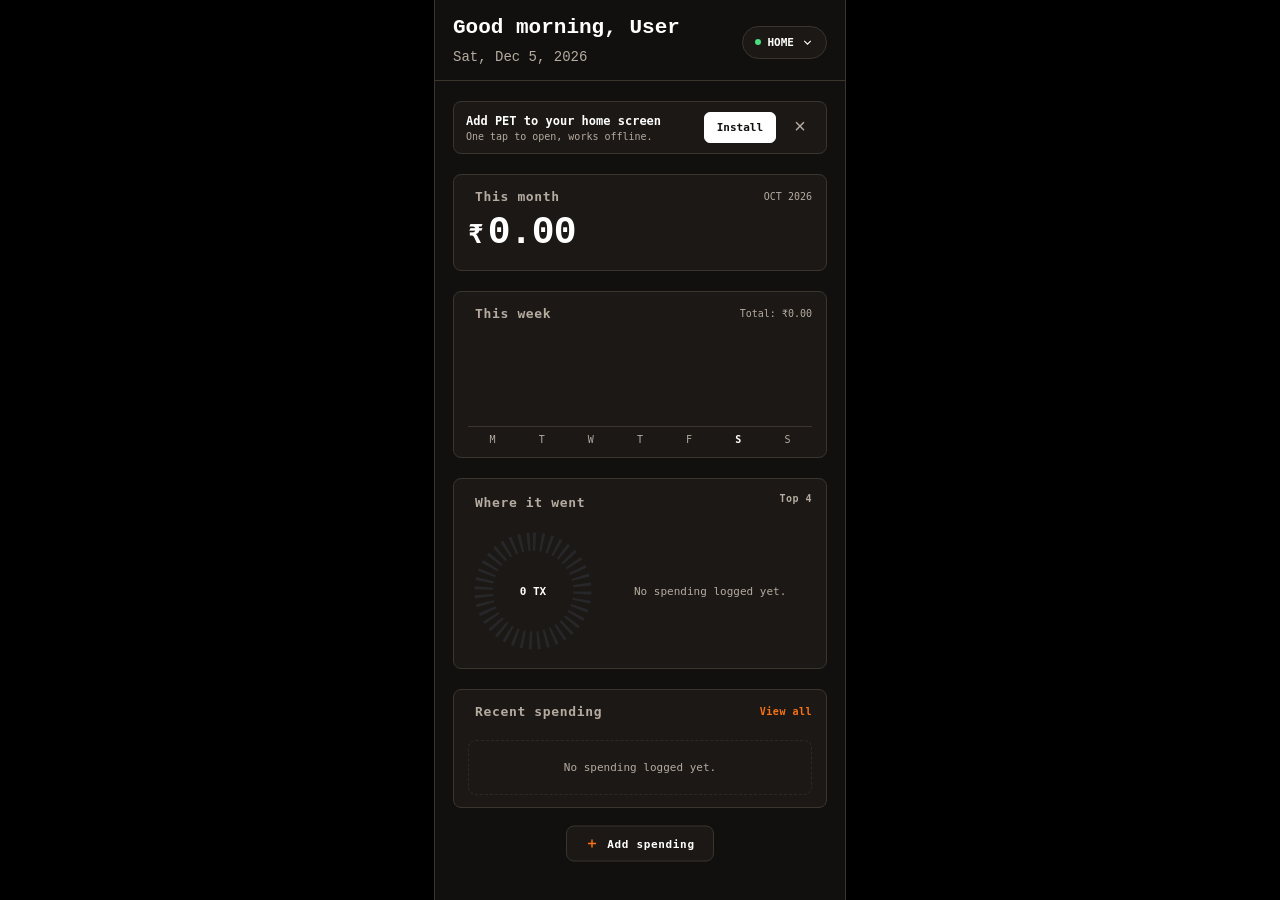
<file: index.html>
<!DOCTYPE html>
<!-- Just to bypass the root problem cus now i can live test by hitting Go Live instead of opening each folder -->
<html lang="en">
<head>
  <meta charset="UTF-8" />
  <meta http-equiv="refresh" content="0; url=pages/home/home.html" />
  <title>Redirecting</title>
  <link rel="icon" type="image/x-icon" href="./icons/favicon.ico">
  <link rel="icon" type="image/png" sizes="32x32" href="./icons/favicon-32x32.png">
  <link rel="icon" type="image/png" sizes="16x16" href="./icons/favicon-16x16.png">
  <link rel="apple-touch-icon" href="./icons/apple-touch-icon.png">
  <link rel="manifest" href="./manifest.webmanifest">
  <meta name="theme-color" content="#0b0c10">
  <meta name="mobile-web-app-capable" content="yes">
  <meta name="apple-mobile-web-app-capable" content="yes">
  <meta name="apple-mobile-web-app-title" content="PET">
  <meta name="apple-mobile-web-app-status-bar-style" content="black-translucent">
</head>
<body>
</body>
</html>
</file>
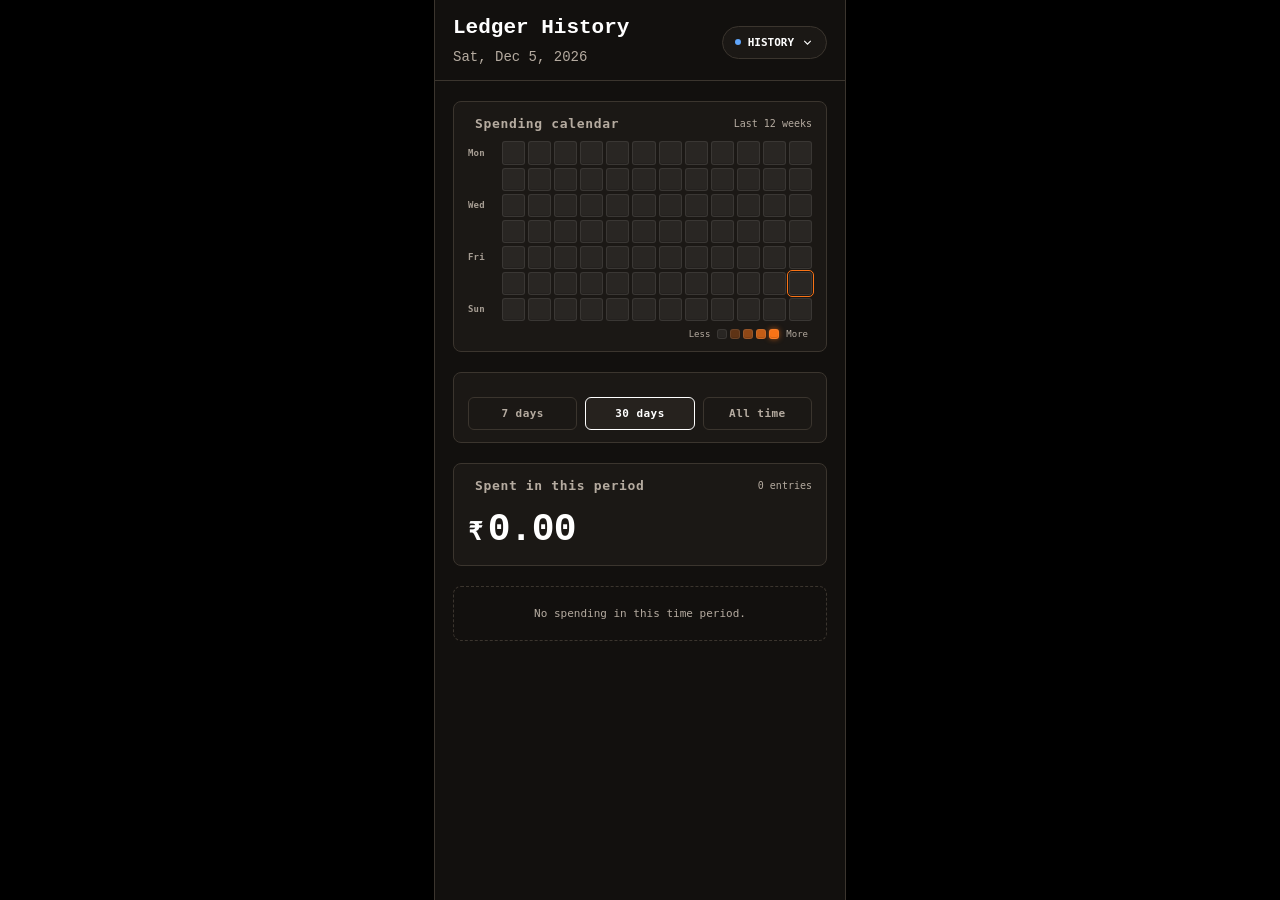
<file: pages/history/history.html>
<!DOCTYPE html>
<html lang="en">
<head>
  <meta charset="UTF-8" />
  <meta name="viewport" content="width=device-width, initial-scale=1.0, maximum-scale=1.0, user-scalable=no" />
  <title>Ledger History</title>
  <link rel="stylesheet" href="../../shared/css/global.css" />
  <link rel="stylesheet" href="../../shared/css/themes.css" />
  <link rel="stylesheet" href="./history.css" />
  <link rel="icon" type="image/x-icon" href="../../icons/favicon.ico">
  <link rel="icon" type="image/png" sizes="32x32" href="../../icons/favicon-32x32.png">
  <link rel="icon" type="image/png" sizes="16x16" href="../../icons/favicon-16x16.png">
  <link rel="apple-touch-icon" href="../../icons/apple-touch-icon.png">
  <link rel="manifest" href="../../manifest.webmanifest">
  <meta name="theme-color" content="#0b0c10">
  <meta name="mobile-web-app-capable" content="yes">
  <meta name="apple-mobile-web-app-capable" content="yes">
  <meta name="apple-mobile-web-app-title" content="PET">
  <meta name="apple-mobile-web-app-status-bar-style" content="black-translucent">
</head>
<body class="page-history">

  <div class="App_Shell">

    <div class="Screen_Mask" id="screen-mask"></div>

    <header class="Top_Header">
      <div>
        <div class="Greeting_Text">Ledger History</div>
        <div class="Date_Text" id="date-box">--</div>
      </div>

      <!-- Capsule Nav (identical to Dashboard) -->
      <div class="Capsule_Nav" id="capsule-wrap">
        <div class="Capsule_Btn" id="capsule-btn">
          <span class="Capsule_Dot"></span>
          <span class="Capsule_Label">History</span>
          <svg class="Capsule_Arrow" viewBox="0 0 24 24" fill="none">
            <polyline points="6 9 12 15 18 9"></polyline>
          </svg>
        </div>
        <nav class="Capsule_Menu">
          <a href="../home/home.html" class="Menu_Link Home_Style">
            <svg viewBox="0 0 24 24" fill="none" stroke="currentColor" stroke-width="2"><path d="M3 9l9-7 9 7v11a2 2 0 0 1-2 2H5a2 2 0 0 1-2-2z"></path></svg>
            Dashboard
          </a>
          <a href="history.html" class="Menu_Link History_Style Is_Active">
            <svg viewBox="0 0 24 24" fill="none" stroke="currentColor" stroke-width="2"><line x1="8" y1="6" x2="21" y2="6"></line><line x1="8" y1="12" x2="21" y2="12"></line><line x1="8" y1="18" x2="21" y2="18"></line><line x1="3" y1="6" x2="3.01" y2="6"></line></svg>
            History
          </a>
          <a href="../preferences/preferences.html" class="Menu_Link Preferences_Style">
            <svg viewBox="0 0 24 24" fill="none" stroke="currentColor" stroke-width="2"><circle cx="12" cy="12" r="3"></circle><path d="M19.4 15a1.65 1.65 0 0 0 .33 1.82l.06.06a2 2 0 0 1 0 2.83 2 2 0 0 1-2.83 0l-.06-.06a1.65 1.65 0 0 0-1.82-.33 1.65 1.65 0 0 0-1 1.51V21a2 2 0 0 1-2 2 2 2 0 0 1-2-2v-.09A1.65 1.65 0 0 0 9 19.4a1.65 1.65 0 0 0-1.82.33l-.06.06a2 2 0 0 1-2.83 0 2 2 0 0 1 0-2.83l.06-.06a1.65 1.65 0 0 0 .33-1.82 1.65 1.65 0 0 0-1.51-1H3a2 2 0 0 1-2-2 2 2 0 0 1 2-2h.09A1.65 1.65 0 0 0 4.6 9a1.65 1.65 0 0 0-.33-1.82l-.06-.06a2 2 0 0 1 0-2.83 2 2 0 0 1 2.83 0l.06.06a1.65 1.65 0 0 0 1.82.33H9a1.65 1.65 0 0 0 1-1.51V3a2 2 0 0 1 2-2 2 2 0 0 1 2 2v.09a1.65 1.65 0 0 0 1 1.51 1.65 1.65 0 0 0 1.82-.33l.06-.06a2 2 0 0 1 2.83 0 2 2 0 0 1 0 2.83l-.06.06a1.65 1.65 0 0 0-.33 1.82V9a1.65 1.65 0 0 0 1.51 1H21a2 2 0 0 1 2 2 2 2 0 0 1-2 2h-.09a1.65 1.65 0 0 0-1.51 1z"></path></svg>
            Preferences
          </a>
        </nav>
      </div>
    </header>

    <main class="History_Viewport">

      <!-- 1. HEATMAP -->
      <section class="Metric_Card">
        <div class="History_Card_Top_Line">
          <span class="Card_Label">Spending calendar</span>
          <span class="Meta_Tag">Last 12 weeks</span>
        </div>
        <div class="Heatmap_Wrapper">
          <div class="Heatmap_Days_Col" aria-hidden="true">
            <span class="Day_Label">Mon</span>
            <span class="Day_Label Empty_Label"></span>
            <span class="Day_Label">Wed</span>
            <span class="Day_Label Empty_Label"></span>
            <span class="Day_Label">Fri</span>
            <span class="Day_Label Empty_Label"></span>
            <span class="Day_Label">Sun</span>
          </div>

          <div class="Heatmap_Scroll_Container">
            <div id="heatmap_grid" class="Heatmap_Grid"></div>
          </div>
        </div>

        <div class="Heatmap_Legend" aria-hidden="true">
          <span class="Heatmap_Legend_Text">Less</span>
          <span class="Contribution_Cell" data-level="0"></span>
          <span class="Contribution_Cell" data-level="1"></span>
          <span class="Contribution_Cell" data-level="2"></span>
          <span class="Contribution_Cell" data-level="3"></span>
          <span class="Contribution_Cell" data-level="4"></span>
          <span class="Heatmap_Legend_Text">More</span>
        </div>

        <div id="day_inspector" class="Day_Inspector" style="display: none;">
          <div class="Inspector_Header">
            <span id="inspector_date" class="Inspector_Date"></span>
            <span id="inspector_total" class="Inspector_Total"></span>
          </div>
          <div id="inspector_items" class="Inspector_Items_List"></div>
        </div>
      </section>

      <!-- 2. FILTER CARD -->
      <section class="Metric_Card">
        <div class="History_Card_Top_Line">

        </div>

        <div class="Range_Filter_Container">
          <button type="button" class="Filter_Chip" data-range="7">7 days</button>
          <button type="button" class="Filter_Chip Is_Active" data-range="30">30 days</button>
          <button type="button" class="Filter_Chip" data-range="all">All time</button>
        </div>
      </section>

      <!-- 3. PERIOD SPEND CARD -->
      <section class="Metric_Card">
        <div class="History_Card_Top_Line">
          <span class="Card_Label">Spent in this period</span>
          <span class="Meta_Tag" id="history-tx-count">0 entries</span>
        </div>

        <div class="Amount_Display">
          <span class="Currency_Symbol" id="history-currency-symbol">&#8377;</span>
          <span class="Amount_Value" id="history-total-spend">0.00</span>
        </div>
      </section>

      <!-- 4. TIMELINE (populated by history.js) -->
      <div class="Timeline_Container" id="transaction-timeline-container"></div>

    </main>
  </div>

  <!-- UNDO BANNER -->
  <div class="Undo_Notification_Banner" id="undo-notification-banner">
    <span class="Undo_Notification_Text" id="undo-notification-text">Removed</span>
    <button type="button" class="Undo_Notification_Button" id="undo-notification-button">Undo</button>
  </div>

  <!-- TRANSACTION DETAIL BOTTOM SHEET -->
  <div class="Sheet_Backdrop" id="detail-sheet-backdrop"></div>

  <section class="Detail_Sheet" id="detail-sheet">
    <div class="Sheet_Grabber"></div>

    <div class="Sheet_Header">
      <span class="Sheet_Title">Expense details</span>
      <button type="button" class="Sheet_Close_Btn" id="detail-close-btn" aria-label="Close">
        <svg viewBox="0 0 24 24" width="14" height="14" fill="none" stroke="currentColor" stroke-width="2.5" stroke-linecap="round">
          <line x1="18" y1="6" x2="6" y2="18"></line>
          <line x1="6" y1="6" x2="18" y2="18"></line>
        </svg>
      </button>
    </div>

    <div class="Detail_Hero">
      <span class="Detail_Hero_Currency" id="detail-field-amount-symbol">-&#8377;</span>
      <span class="Detail_Hero_Amount" id="detail-field-amount">0.00</span>
    </div>

    <div class="Detail_Field_List">
      <div class="Detail_Field_Row">
        <span class="Field_Label">Category</span>
        <span class="Field_Value Field_Value_With_Dot">
          <span class="Detail_Cat_Dot" id="detail-field-category-dot"></span>
          <span id="detail-field-category">-</span>
        </span>
      </div>
      <div class="Detail_Field_Row">
        <span class="Field_Label">Note</span>
        <span class="Field_Value" id="detail-field-note">-</span>
      </div>
      <div class="Detail_Field_Row">
        <span class="Field_Label">Day</span>
        <span class="Field_Value" id="detail-field-day">-</span>
      </div>
      <div class="Detail_Field_Row">
        <span class="Field_Label">Date</span>
        <span class="Field_Value" id="detail-field-date">-</span>
      </div>
      <div class="Detail_Field_Row">
        <span class="Field_Label">Time</span>
        <span class="Field_Value" id="detail-field-time">-</span>
      </div>
    </div>

    <button type="button" class="Sheet_Delete_Btn" id="detail-delete-btn">Delete expense</button>
  </section>

  <script src="../../shared/js/navbar.js"></script>
  <script src="../../shared/js/app_settings.js"></script>
  <script src="./history.js"></script>
</body>
</html>
</file>
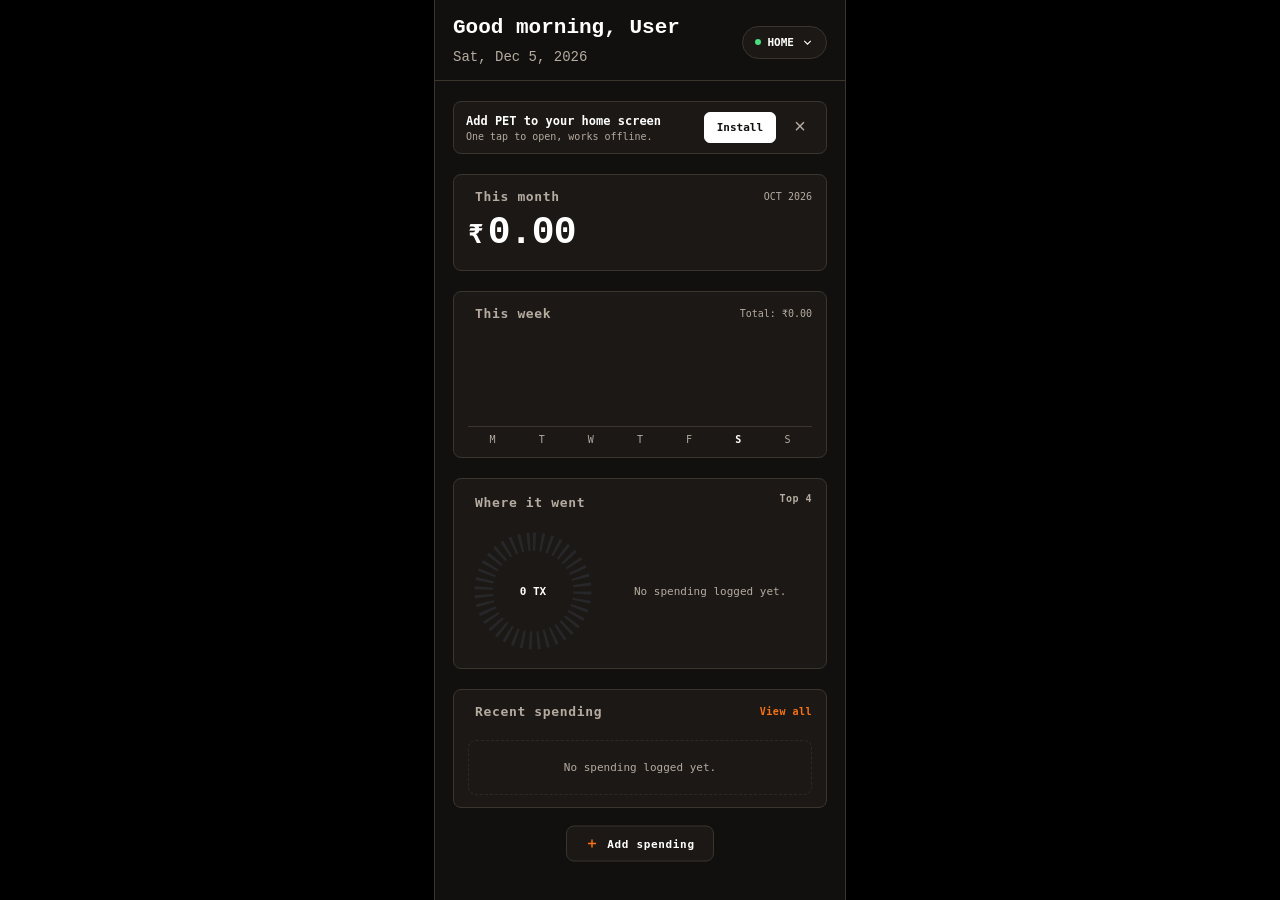
<file: pages/home/home.html>
<!DOCTYPE html>
<html lang="en">
<head>
  <meta charset="UTF-8" />
  <meta name="viewport" content="width=device-width, initial-scale=1.0, maximum-scale=1.0, user-scalable=no" />
  <title>Ledger</title>
  <link rel="stylesheet" href="../../shared/css/global.css" />
  <link rel="stylesheet" href="../../shared/css/themes.css" />
  <link rel="stylesheet" href="./css/home.css" />
  <link rel="icon" type="image/x-icon" href="../../icons/favicon.ico">
  <link rel="icon" type="image/png" sizes="32x32" href="../../icons/favicon-32x32.png">
  <link rel="icon" type="image/png" sizes="16x16" href="../../icons/favicon-16x16.png">
  <link rel="apple-touch-icon" href="../../icons/apple-touch-icon.png">
  <link rel="manifest" href="../../manifest.webmanifest">
  <meta name="theme-color" content="#0b0c10">
  <meta name="mobile-web-app-capable" content="yes">
  <meta name="apple-mobile-web-app-capable" content="yes">
  <meta name="apple-mobile-web-app-title" content="PET">
  <meta name="apple-mobile-web-app-status-bar-style" content="black-translucent">
</head>
<body class="page-home">

  <div class="App_Shell">
    
    <div class="Screen_Mask" id="screen-mask" onclick="toggle_nav(true)"></div>

    <header class="Top_Header">
      <div>
        <div class="Greeting_Text"><span id="greeting-phrase">Hello</span> <span id="brand-name">User</span></div>
        <div class="Date_Text" id="date-box">--</div>
      </div>

      <!-- Capsule Nav -->
      <div class="Capsule_Nav" id="capsule-wrap">
        <div class="Capsule_Btn" onclick="toggle_nav()">
          <span class="Capsule_Dot"></span>
          <span class="Capsule_Label">Home</span>
          <svg class="Capsule_Arrow" viewBox="0 0 24 24" fill="none">
            <polyline points="6 9 12 15 18 9"></polyline>
          </svg>
        </div>
        <nav class="Capsule_Menu">
          <a href="home.html" class="Menu_Link Home_Style Is_Active">
            <svg viewBox="0 0 24 24" fill="none" stroke="currentColor" stroke-width="2"><path d="M3 9l9-7 9 7v11a2 2 0 0 1-2 2H5a2 2 0 0 1-2-2z"></path></svg>
            Dashboard
          </a>
          <a href="../history/history.html" class="Menu_Link History_Style">
            <svg viewBox="0 0 24 24" fill="none" stroke="currentColor" stroke-width="2"><line x1="8" y1="6" x2="21" y2="6"></line><line x1="8" y1="12" x2="21" y2="12"></line><line x1="8" y1="18" x2="21" y2="18"></line><line x1="3" y1="6" x2="3.01" y2="6"></line></svg>
            History
          </a>
          <a href="../preferences/preferences.html" class="Menu_Link Preferences_Style">
            <svg viewBox="0 0 24 24" fill="none" stroke="currentColor" stroke-width="2"><circle cx="12" cy="12" r="3"></circle><path d="M19.4 15a1.65 1.65 0 0 0 .33 1.82l.06.06a2 2 0 0 1 0 2.83 2 2 0 0 1-2.83 0l-.06-.06a1.65 1.65 0 0 0-1.82-.33 1.65 1.65 0 0 0-1 1.51V21a2 2 0 0 1-2 2 2 2 0 0 1-2-2v-.09A1.65 1.65 0 0 0 9 19.4a1.65 1.65 0 0 0-1.82.33l-.06.06a2 2 0 0 1-2.83 0 2 2 0 0 1 0-2.83l.06-.06a1.65 1.65 0 0 0 .33-1.82 1.65 1.65 0 0 0-1.51-1H3a2 2 0 0 1-2-2 2 2 0 0 1 2-2h.09A1.65 1.65 0 0 0 4.6 9a1.65 1.65 0 0 0-.33-1.82l-.06-.06a2 2 0 0 1 0-2.83 2 2 0 0 1 2.83 0l.06.06a1.65 1.65 0 0 0 1.82.33H9a1.65 1.65 0 0 0 1-1.51V3a2 2 0 0 1 2-2 2 2 0 0 1 2 2v.09a1.65 1.65 0 0 0 1 1.51 1.65 1.65 0 0 0 1.82-.33l.06-.06a2 2 0 0 1 2.83 0 2 2 0 0 1 0 2.83l-.06.06a1.65 1.65 0 0 0-.33 1.82V9a1.65 1.65 0 0 0 1.51 1H21a2 2 0 0 1 2 2 2 2 0 0 1-2 2h-.09a1.65 1.65 0 0 0-1.51 1z"></path></svg>
            Preferences
          </a>
        </nav>
      </div>
    </header>

    <main class="Home_Viewport">

      <!-- INSTALL BANNER (hidden when installed or dismissed) -->
      <aside class="Install_Banner" id="pwa-install-banner" hidden>
        <div class="Install_Banner_Text">
          <span class="Install_Banner_Title">Add PET to your home screen</span>
          <span class="Install_Banner_Sub">One tap to open, works offline.</span>
        </div>
        <button type="button" class="Install_Banner_Btn" id="pwa-banner-install-btn" data-fallback-href="../preferences/preferences.html#install-card">Install</button>
        <button type="button" class="Install_Banner_Close" id="pwa-banner-dismiss-btn" aria-label="Dismiss">&times;</button>
      </aside>


      <!-- 1. SPENT THIS MONTH CARD -->
      <section class="Metric_Card">
        <div class="Card_Top_Line">
          <span class="Card_Label">This month</span>
          <span class="Period_Tag">OCT 2026</span>
        </div>

        <div class="Amount_Display">
          <span class="Currency_Symbol">₹</span>
          <span class="Amount_Value" id="total-spent-display">19,150.00</span>
        </div>
      </section>

      <!-- 2. THIS WEEK BAR GRAPH CARD -->
      <section class="Metric_Card">
        <div class="line">
          <span class="Card_Label">This week</span>
          <span class="Meta_Stat" id="week-total-stat">₹4,810 total</span>
        </div>

        <div class="Bar_Chart_Frame" id="week-bar-chart-frame"></div>
      </section>

      <!-- 3. WHERE IT WENT DONUT CARD -->
      <section class="Metric_Card">
       <div class="Card_Top_Line Donut_Top_Line">
          <span class="Card_Label">Where it went</span>
          <span class="Donut_Legend_Header" id="donut-meta-stat">Top 4</span>
       </div>

       <div class="Donut_Section_Layout">
         <div class="Donut_Graphic_Wrap">
              <svg class="Donut_Svg_El" id="donut-svg" viewBox="0 0 100 100"></svg>
              <div class="Donut_Inner_Badge">
            <span class="Badge_Top_Text" id="donut-badge-text">0 TX</span>
         </div>
       </div>

         <div class="Donut_Legend_Column">
           <div class="Category_Legend_List" id="category-legend-list">
             <div class="Legend_Row">
               <div class="Legend_Left">
                 <span class="Legend_Dot Seg_Food_Bg"></span>
                 <span class="Legend_Title">Food</span>
               </div>
               <span class="Legend_Price">₹8,426</span>
             </div>

             <div class="Legend_Row">
               <div class="Legend_Left">
                 <span class="Legend_Dot Seg_Housing_Bg"></span>
                 <span class="Legend_Title">Housing</span>
               </div>
               <span class="Legend_Price">₹5,362</span>
             </div>

             <div class="Legend_Row">
               <div class="Legend_Left">
                 <span class="Legend_Dot Seg_Transit_Bg"></span>
                 <span class="Legend_Title">Transit</span>
               </div>
               <span class="Legend_Price">₹3,447</span>
             </div>

             <div class="Legend_Row">
               <div class="Legend_Left">
                 <span class="Legend_Dot Seg_Shopping_Bg"></span>
                 <span class="Legend_Title">Shopping</span>
               </div>
               <span class="Legend_Price">₹1,915</span>
             </div>
           </div>
         </div>
        </div>
      </section>
    
    <!-- 4. RECENT ACTIVITY CARD -->
      <section class="Metric_Card">
        <div class="Card_Top_Line">
          <span class="Card_Label">Recent spending</span>
          <a href="../history/history.html" class="Feed_Action_Link">View all</a>
        </div>

        <div class="Tx_Feed_List" id="recent-tx-list">
          <div class="Tx_Row_Item">
            <div class="Tx_Left_Meta">
              <span class="Tx_Dot Seg_Food_Bg"></span>
              <div class="Tx_Identity">
                <span class="Tx_Name">Swiggy</span>
                <span class="Tx_Sub_Info">Food • Oct 5, 9:20 PM</span>
              </div>
            </div>
            <span class="Tx_Outflow_Val">-₹420.00</span>
          </div>

          <div class="Tx_Row_Item">
            <div class="Tx_Left_Meta">
              <span class="Tx_Dot Seg_Transit_Bg"></span>
              <div class="Tx_Identity">
                <span class="Tx_Name">Metro</span>
                <span class="Tx_Sub_Info">Transit • Oct 5, 8:15 AM</span>
              </div>
            </div>
            <span class="Tx_Outflow_Val">-₹60.00</span>
          </div>

          <div class="Tx_Row_Item">
            <div class="Tx_Left_Meta">
              <span class="Tx_Dot Seg_Shopping_Bg"></span>
              <div class="Tx_Identity">
                <span class="Tx_Name">Stationery</span>
                <span class="Tx_Sub_Info">Shopping • Oct 4, 4:40 PM</span>
              </div>
            </div>
            <span class="Tx_Outflow_Val">-₹185.00</span>
          </div>

          <div class="Tx_Row_Item">
            <div class="Tx_Left_Meta">
              <span class="Tx_Dot Seg_Housing_Bg"></span>
              <div class="Tx_Identity">
                <span class="Tx_Name">Water Supply Bill</span>
                <span class="Tx_Sub_Info">Housing • Oct 3, 11:10 AM</span>
              </div>
            </div>
            <span class="Tx_Outflow_Val">-₹850.00</span>
          </div>
        </div>
      </section>

      <!-- Log Button -->
      <button class="Fab_Trigger" onclick="open_spend_sheet()">
        <svg class="Fab_Icon" viewBox="0 0 24 24" width="14" height="14" fill="none" stroke="currentColor" stroke-width="2.5">
          <line x1="12" y1="5" x2="12" y2="19"></line>
          <line x1="5" y1="12" x2="19" y2="12"></line>
        </svg>
        <span>Add spending</span>
      </button>

    </main>
  </div>

  <!-- ========================================== -->
  <div class="Undo_Notification_Banner" id="undo-notification-banner">
    <span class="Undo_Notification_Text" id="undo-notification-text">Removed</span>
    <button type="button" class="Undo_Notification_Button" id="undo-notification-button">Undo</button>
  </div>
  <!-- ========================================== -->

  <script src="../../shared/js/navbar.js"></script>
  <script src="../../shared/js/app_settings.js"></script>
  <script src="./js/home.js"></script>

  <!-- LOG SPEND BOTTOM SHEET -->
  <div class="Sheet_Backdrop" id="spend-sheet-backdrop" onclick="close_spend_sheet()"></div>

  <section class="Spend_Sheet" id="spend-sheet">
    <div class="Sheet_Grabber"></div>

    <div class="Sheet_Header">
      <span class="Sheet_Title">Add expense</span>
      <button class="Sheet_Close_Btn" onclick="close_spend_sheet()" aria-label="Close">
        <svg viewBox="0 0 24 24" width="14" height="14" fill="none" stroke="currentColor" stroke-width="2.5" stroke-linecap="round">
          <line x1="18" y1="6" x2="6" y2="18"></line>
          <line x1="6" y1="6" x2="18" y2="18"></line>
        </svg>
      </button>
    </div>

    <!-- Amount Hero Field -->
    <div class="Hero_Input_Wrap">
      <span class="Hero_Currency">₹</span>
      <input 
        type="number" 
        id="spend-amount-input" 
        class="Hero_Amount_Input" 
        placeholder="0.00" 
        step="0.01" 
        inputmode="decimal" 
      />
    </div>

    <!-- Category Selector -->
    <div class="Sheet_Field_Group">
      <div class="Field_Top_Line">
        <span class="Field_Label">Category</span>
      </div>

      <div class="Category_Chip_Grid" id="cat-chip-grid">
        <!-- Rendered dynamically by home.js -->
      </div>

      <!-- Inline Input when typing a new custom category -->
      <div class="Custom_Cat_Input_Wrap Hidden_Input_Wrap" id="custom-cat-input-wrap">
        <input 
          type="text" 
          id="custom-cat-field" 
          class="Sheet_Text_Input" 
          placeholder="Add a category..." 
          maxlength="16"
        />
        <button type="button" class="Custom_Cat_Confirm_Btn" onclick="confirm_custom_category()">Add</button>
      </div>
    </div>

    <!-- Note Field -->
    <div class="Sheet_Field_Group">
      <span class="Field_Label">Note</span>
      <input 
        type="text" 
        id="spend-note-input" 
        class="Sheet_Text_Input" 
        placeholder="e.g. Groceries, commute, rent" 
        autocomplete="off" 
      />
    </div>

    <!-- Submit Action -->
    <button class="Sheet_Commit_Btn" onclick="submit_spend()">
      Save expense
    </button>
  </section>
</body>
</html>
</file>
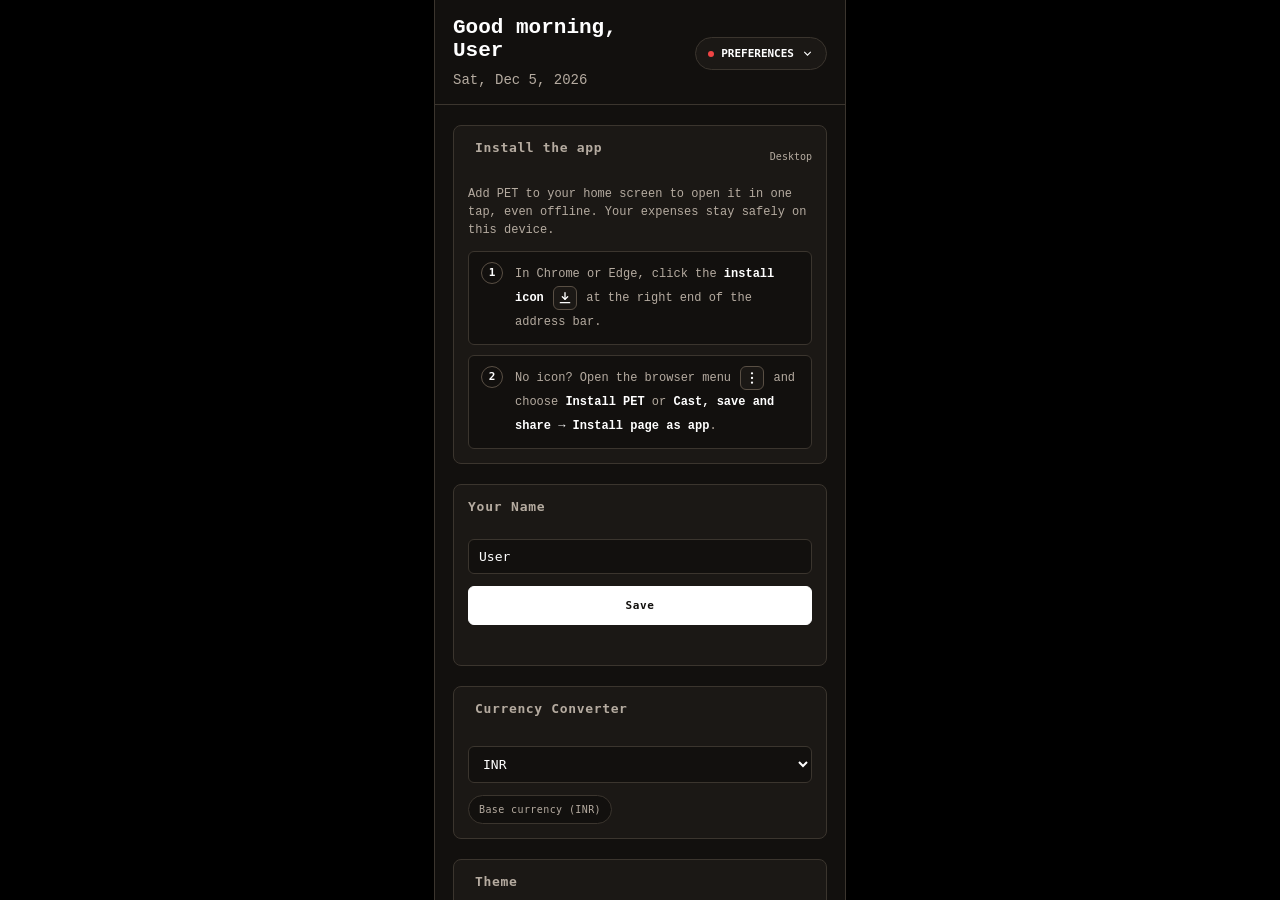
<file: pages/preferences/preferences.html>
<!DOCTYPE html>
<html lang="en">
<head>
  <meta charset="UTF-8" />
  <meta name="viewport" content="width=device-width, initial-scale=1.0, maximum-scale=1.0, user-scalable=no" />
  <title>Ledger Preferences</title>
  <link rel="stylesheet" href="../../shared/css/global.css" />
  <link rel="stylesheet" href="../../shared/css/themes.css" />
  <link rel="stylesheet" href="./preferences.css" />
  <link rel="icon" type="image/x-icon" href="../../icons/favicon.ico">
  <link rel="icon" type="image/png" sizes="32x32" href="../../icons/favicon-32x32.png">
  <link rel="icon" type="image/png" sizes="16x16" href="../../icons/favicon-16x16.png">
  <link rel="apple-touch-icon" href="../../icons/apple-touch-icon.png">
  <link rel="manifest" href="../../manifest.webmanifest">
  <meta name="theme-color" content="#0b0c10">
  <meta name="mobile-web-app-capable" content="yes">
  <meta name="apple-mobile-web-app-capable" content="yes">
  <meta name="apple-mobile-web-app-title" content="PET">
  <meta name="apple-mobile-web-app-status-bar-style" content="black-translucent">
</head>
<body class="page-preferences">

  <!-- icon sprite for the install guide -->
  <svg class="Install_Sprite" aria-hidden="true" focusable="false">
    <symbol id="ic-share" viewBox="0 0 24 24"><path d="M12 15V3"/><path d="M8 7l4-4 4 4"/><path d="M7 10H6a2 2 0 0 0-2 2v7a2 2 0 0 0 2 2h12a2 2 0 0 0 2-2v-7a2 2 0 0 0-2-2h-1"/></symbol>
    <symbol id="ic-add-square" viewBox="0 0 24 24"><rect x="4" y="4" width="16" height="16" rx="3"/><path d="M12 8v8"/><path d="M8 12h8"/></symbol>
    <symbol id="ic-dots-vertical" viewBox="0 0 24 24"><circle cx="12" cy="5" r="1.7" fill="currentColor" stroke="none"/><circle cx="12" cy="12" r="1.7" fill="currentColor" stroke="none"/><circle cx="12" cy="19" r="1.7" fill="currentColor" stroke="none"/></symbol>
    <symbol id="ic-dots-horizontal" viewBox="0 0 24 24"><circle cx="5" cy="12" r="1.7" fill="currentColor" stroke="none"/><circle cx="12" cy="12" r="1.7" fill="currentColor" stroke="none"/><circle cx="19" cy="12" r="1.7" fill="currentColor" stroke="none"/></symbol>
    <symbol id="ic-menu" viewBox="0 0 24 24"><path d="M4 7h16"/><path d="M4 12h16"/><path d="M4 17h16"/></symbol>
    <symbol id="ic-install" viewBox="0 0 24 24"><path d="M12 4v10"/><path d="M8 10l4 4 4-4"/><path d="M5 19h14"/></symbol>
    <symbol id="ic-external" viewBox="0 0 24 24"><path d="M14 4h6v6"/><path d="M20 4l-9 9"/><path d="M18 14v4a2 2 0 0 1-2 2H6a2 2 0 0 1-2-2V8a2 2 0 0 1 2-2h4"/></symbol>
  </svg>

  <div class="App_Shell">

    <div class="Screen_Mask" id="screen-mask"></div>

    <header class="Top_Header">
      <div>
        <div class="Greeting_Text"><span id="greeting-phrase">Hello</span> <span id="brand-name">User</span></div>
        <div class="Date_Text" id="date-box">--</div>
      </div>

      <!-- Capsule Nav (identical to Dashboard / History) -->
      <div class="Capsule_Nav" id="capsule-wrap">
        <div class="Capsule_Btn" id="capsule-btn">
          <span class="Capsule_Dot"></span>
          <span class="Capsule_Label">Preferences</span>
          <svg class="Capsule_Arrow" viewBox="0 0 24 24" fill="none">
            <polyline points="6 9 12 15 18 9"></polyline>
          </svg>
        </div>
        <nav class="Capsule_Menu">
          <a href="../home/home.html" class="Menu_Link Home_Style">
            <svg viewBox="0 0 24 24" fill="none" stroke="currentColor" stroke-width="2"><path d="M3 9l9-7 9 7v11a2 2 0 0 1-2 2H5a2 2 0 0 1-2-2z"></path></svg>
            Dashboard
          </a>
          <a href="../history/history.html" class="Menu_Link History_Style">
            <svg viewBox="0 0 24 24" fill="none" stroke="currentColor" stroke-width="2"><line x1="8" y1="6" x2="21" y2="6"></line><line x1="8" y1="12" x2="21" y2="12"></line><line x1="8" y1="18" x2="21" y2="18"></line><line x1="3" y1="6" x2="3.01" y2="6"></line></svg>
            History
          </a>
          <a href="preferences.html" class="Menu_Link Preferences_Style Is_Active">
            <svg viewBox="0 0 24 24" fill="none" stroke="currentColor" stroke-width="2"><circle cx="12" cy="12" r="3"></circle><path d="M19.4 15a1.65 1.65 0 0 0 .33 1.82l.06.06a2 2 0 0 1 0 2.83 2 2 0 0 1-2.83 0l-.06-.06a1.65 1.65 0 0 0-1.82-.33 1.65 1.65 0 0 0-1 1.51V21a2 2 0 0 1-2 2 2 2 0 0 1-2-2v-.09A1.65 1.65 0 0 0 9 19.4a1.65 1.65 0 0 0-1.82.33l-.06.06a2 2 0 0 1-2.83 0 2 2 0 0 1 0-2.83l.06-.06a1.65 1.65 0 0 0 .33-1.82 1.65 1.65 0 0 0-1.51-1H3a2 2 0 0 1-2-2 2 2 0 0 1 2-2h.09A1.65 1.65 0 0 0 4.6 9a1.65 1.65 0 0 0-.33-1.82l-.06-.06a2 2 0 0 1 0-2.83 2 2 0 0 1 2.83 0l.06.06a1.65 1.65 0 0 0 1.82.33H9a1.65 1.65 0 0 0 1-1.51V3a2 2 0 0 1 2-2 2 2 0 0 1 2 2v.09a1.65 1.65 0 0 0 1 1.51 1.65 1.65 0 0 0 1.82-.33l.06-.06a2 2 0 0 1 2.83 0 2 2 0 0 1 0 2.83l-.06.06a1.65 1.65 0 0 0-.33 1.82V9a1.65 1.65 0 0 0 1.51 1H21a2 2 0 0 1 2 2 2 2 0 0 1-2 2h-.09a1.65 1.65 0 0 0-1.51 1z"></path></svg>
            Preferences
          </a>
        </nav>
      </div>
    </header>

    <main class="Pref_Viewport">

      <!-- 0. INSTALL APP (hidden automatically once the app is installed) -->
      <section class="Metric_Card Install_Card" id="install-card" hidden>
        <div class="Pref_Card_Top_Line">
          <span class="Card_Label">Install the app</span>
          <span class="Install_Platform_Tag" id="install-platform-tag"></span>
        </div>

        <p class="Install_Copy">
          Add PET to your home screen to open it in one tap, even offline.
          Your expenses stay safely on this device.
        </p>

        <!-- shown when the browser offers a real install prompt -->
        <button type="button" class="Pref_Btn Pref_Btn_Primary" id="pwa-install-btn" hidden>Install app</button>

        <!-- shown when it does not: pick the steps for this device -->
        <div class="Install_Guide" id="install-guide">

          <ol class="Install_Steps" data-platform="ios_safari" hidden>
          <li class="Install_Step"><span class="Install_Step_Num">1</span><span class="Install_Step_Text">Tap the <strong>Share</strong> button <span class="Install_Icon_Chip"><svg class="Install_Icon" viewBox="0 0 24 24"><use href="#ic-share"/></svg></span> at the bottom of Safari (top of the screen on iPad).</span></li>
          <li class="Install_Step"><span class="Install_Step_Num">2</span><span class="Install_Step_Text">Scroll down and tap <strong>Add to Home Screen</strong> <span class="Install_Icon_Chip"><svg class="Install_Icon" viewBox="0 0 24 24"><use href="#ic-add-square"/></svg></span>.</span></li>
          <li class="Install_Step"><span class="Install_Step_Num">3</span><span class="Install_Step_Text">Tap <strong>Add</strong>. PET now opens from your home screen like any app.</span></li>
          </ol>

          <ol class="Install_Steps" data-platform="ios_other" hidden>
          <li class="Install_Step"><span class="Install_Step_Num">1</span><span class="Install_Step_Text">Tap the <strong>Share</strong> button <span class="Install_Icon_Chip"><svg class="Install_Icon" viewBox="0 0 24 24"><use href="#ic-share"/></svg></span> in the address bar.</span></li>
          <li class="Install_Step"><span class="Install_Step_Num">2</span><span class="Install_Step_Text">Tap <strong>Add to Home Screen</strong> <span class="Install_Icon_Chip"><svg class="Install_Icon" viewBox="0 0 24 24"><use href="#ic-add-square"/></svg></span>, then <strong>Add</strong>.</span></li>
          <li class="Install_Step"><span class="Install_Step_Num">3</span><span class="Install_Step_Text">Don't see it? Copy the link below and open it in <strong>Safari</strong>, then repeat from step 1.</span></li>
          </ol>

          <ol class="Install_Steps" data-platform="android_chrome" hidden>
          <li class="Install_Step"><span class="Install_Step_Num">1</span><span class="Install_Step_Text">Tap the <strong>three dots</strong> <span class="Install_Icon_Chip"><svg class="Install_Icon" viewBox="0 0 24 24"><use href="#ic-dots-vertical"/></svg></span> in the top corner of your browser.</span></li>
          <li class="Install_Step"><span class="Install_Step_Num">2</span><span class="Install_Step_Text">Tap <strong>Install app</strong> <span class="Install_Icon_Chip"><svg class="Install_Icon" viewBox="0 0 24 24"><use href="#ic-install"/></svg></span> or <strong>Add to Home screen</strong> <span class="Install_Icon_Chip"><svg class="Install_Icon" viewBox="0 0 24 24"><use href="#ic-add-square"/></svg></span>.</span></li>
          <li class="Install_Step"><span class="Install_Step_Num">3</span><span class="Install_Step_Text">Tap <strong>Install</strong> to confirm. PET appears with your other apps.</span></li>
          </ol>

          <ol class="Install_Steps" data-platform="android_samsung" hidden>
          <li class="Install_Step"><span class="Install_Step_Num">1</span><span class="Install_Step_Text">Tap the <strong>menu</strong> <span class="Install_Icon_Chip"><svg class="Install_Icon" viewBox="0 0 24 24"><use href="#ic-menu"/></svg></span> at the bottom right of Samsung Internet.</span></li>
          <li class="Install_Step"><span class="Install_Step_Num">2</span><span class="Install_Step_Text">Tap <strong>Add page to</strong>, then choose <strong>Home screen</strong> <span class="Install_Icon_Chip"><svg class="Install_Icon" viewBox="0 0 24 24"><use href="#ic-add-square"/></svg></span>.</span></li>
          <li class="Install_Step"><span class="Install_Step_Num">3</span><span class="Install_Step_Text">Tap <strong>Add</strong> to confirm.</span></li>
          </ol>

          <ol class="Install_Steps" data-platform="inapp" hidden>
          <li class="Install_Step"><span class="Install_Step_Num">1</span><span class="Install_Step_Text">You're inside another app's browser, which can't install apps. Tap its menu <span class="Install_Icon_Chip"><svg class="Install_Icon" viewBox="0 0 24 24"><use href="#ic-dots-horizontal"/></svg></span> or <span class="Install_Icon_Chip"><svg class="Install_Icon" viewBox="0 0 24 24"><use href="#ic-dots-vertical"/></svg></span> or Share <span class="Install_Icon_Chip"><svg class="Install_Icon" viewBox="0 0 24 24"><use href="#ic-share"/></svg></span>.</span></li>
          <li class="Install_Step"><span class="Install_Step_Num">2</span><span class="Install_Step_Text">Choose <strong>Open in Chrome</strong> (Android) or <strong>Open in Safari</strong> (iPhone) <span class="Install_Icon_Chip"><svg class="Install_Icon" viewBox="0 0 24 24"><use href="#ic-external"/></svg></span>.</span></li>
          <li class="Install_Step"><span class="Install_Step_Num">3</span><span class="Install_Step_Text">Once it opens, come back to <strong>Preferences</strong> and follow the install steps shown there.</span></li>
          </ol>

          <ol class="Install_Steps" data-platform="desktop" hidden>
          <li class="Install_Step"><span class="Install_Step_Num">1</span><span class="Install_Step_Text">In Chrome or Edge, click the <strong>install icon</strong> <span class="Install_Icon_Chip"><svg class="Install_Icon" viewBox="0 0 24 24"><use href="#ic-install"/></svg></span> at the right end of the address bar.</span></li>
          <li class="Install_Step"><span class="Install_Step_Num">2</span><span class="Install_Step_Text">No icon? Open the browser menu <span class="Install_Icon_Chip"><svg class="Install_Icon" viewBox="0 0 24 24"><use href="#ic-dots-vertical"/></svg></span> and choose <strong>Install PET</strong> or <strong>Cast, save and share &rarr; Install page as app</strong>.</span></li>
          </ol>

          <ol class="Install_Steps" data-platform="generic" hidden>
          <li class="Install_Step"><span class="Install_Step_Num">1</span><span class="Install_Step_Text">Open your browser's menu <span class="Install_Icon_Chip"><svg class="Install_Icon" viewBox="0 0 24 24"><use href="#ic-dots-vertical"/></svg></span> or Share button <span class="Install_Icon_Chip"><svg class="Install_Icon" viewBox="0 0 24 24"><use href="#ic-share"/></svg></span>.</span></li>
          <li class="Install_Step"><span class="Install_Step_Num">2</span><span class="Install_Step_Text">Look for <strong>Install app</strong> or <strong>Add to Home screen</strong> <span class="Install_Icon_Chip"><svg class="Install_Icon" viewBox="0 0 24 24"><use href="#ic-add-square"/></svg></span>.</span></li>
          </ol>

          <div class="Install_Copy_Row" id="install-copy-row" hidden>
            <button type="button" class="Pref_Btn" id="install-copy-link-btn">Copy app link</button>
            <span class="Status_Note" id="install-copy-status"></span>
          </div>
        </div>
      </section>

      <!-- 1. PROFILE -->
      <section class="Metric_Card">
  

        <div class="Pref_Field_Group">
          <span class="Field_Label">Your Name</span>
          <input type="text" id="name-input" class="Pref_Input" maxlength="20" autocomplete="off" placeholder="Enter your name..." />
        </div>

        <button type="button" class="Pref_Btn Pref_Btn_Primary" id="save-name-btn">Save</button>
        <div class="Status_Note" id="name-status"></div>
      </section>

      <!-- 2. CURRENCY -->
      <section class="Metric_Card">
        <div class="Pref_Card_Top_Line">
          <span class="Card_Label">Currency Converter</span>
        </div>

        <div class="Pref_Field_Group">
          <select id="currency-select" class="Pref_Input">
            <option value="INR">INR</option>
            <option value="USD">USD</option>
            <option value="EUR">EUR</option>
            <option value="GBP">GBP</option>
          </select>
        </div>

        <div class="Fx_Status_Badge" id="fx-rate-badge">Exchange rate ready</div>
      </section>

      <!-- 3. THEME -->
      <section class="Metric_Card">
        <div class="Pref_Card_Top_Line">
          <span class="Card_Label">Theme</span>
        </div>

        <div class="Theme_Grid">
          <button type="button" class="Theme_Tile Tile_Dark_Cool" data-theme="theme_dark_cool">
            <span class="Preview_Surface">
              <span class="Preview_Bar"></span>
              <span class="Preview_Line"></span>
            </span>
            <span class="Tile_Label_Row">
              <span class="Tile_Name">Dark cool</span>
              <span class="Tile_State">Selected</span>
            </span>
          </button>

          <button type="button" class="Theme_Tile Tile_Dark_Warm" data-theme="theme_dark_warm">
            <span class="Preview_Surface">
              <span class="Preview_Bar"></span>
              <span class="Preview_Line"></span>
            </span>
            <span class="Tile_Label_Row">
              <span class="Tile_Name">Dark warm</span>
              <span class="Tile_State">Selected</span>
            </span>
          </button>

          <button type="button" class="Theme_Tile Tile_Bright_Cool" data-theme="theme_bright_cool">
            <span class="Preview_Surface">
              <span class="Preview_Bar"></span>
              <span class="Preview_Line"></span>
            </span>
            <span class="Tile_Label_Row">
              <span class="Tile_Name">Bright cool</span>
              <span class="Tile_State">Selected</span>
            </span>
          </button>

          <button type="button" class="Theme_Tile Tile_Bright_Warm" data-theme="theme_bright_warm">
            <span class="Preview_Surface">
              <span class="Preview_Bar"></span>
              <span class="Preview_Line"></span>
            </span>
            <span class="Tile_Label_Row">
              <span class="Tile_Name">Bright warm</span>
              <span class="Tile_State">Selected</span>
            </span>
          </button>
        </div>

        <div class="Status_Note" id="theme-status"></div>
      </section>

      <!-- 4. MONTHLY BUDGET -->
      <section class="Metric_Card">
        <div class="Pref_Card_Top_Line">
          <span class="Card_Label">Monthly budget</span>
        </div>

        <div class="Budget_List">
          <div class="Budget_Row">
            <span class="Budget_Strip Strip_Food"></span>
            <div class="Budget_Body">
              <div class="Budget_Top">
                <span class="Budget_Name">Food</span>
              </div>
              <input type="number" class="Pref_Input" id="budget-input-Food" min="0" step="1" inputmode="numeric" placeholder="0" />
            </div>
          </div>

          <div class="Budget_Row">
            <span class="Budget_Strip Strip_Transit"></span>
            <div class="Budget_Body">
              <div class="Budget_Top">
                <span class="Budget_Name">Transit</span>
              </div>
              <input type="number" class="Pref_Input" id="budget-input-Transit" min="0" step="1" inputmode="numeric" placeholder="0" />
            </div>
          </div>

          <div class="Budget_Row">
            <span class="Budget_Strip Strip_Housing"></span>
            <div class="Budget_Body">
              <div class="Budget_Top">
                <span class="Budget_Name">Housing</span>
              </div>
              <input type="number" class="Pref_Input" id="budget-input-Housing" min="0" step="1" inputmode="numeric" placeholder="0" />
            </div>
          </div>

          <div class="Budget_Row">
            <span class="Budget_Strip Strip_Shopping"></span>
            <div class="Budget_Body">
              <div class="Budget_Top">
                <span class="Budget_Name">Shopping</span>
              </div>
              <input type="number" class="Pref_Input" id="budget-input-Shopping" min="0" step="1" inputmode="numeric" placeholder="0" />
            </div>
          </div>

          <div class="Budget_Row">
            <span class="Budget_Strip Strip_General"></span>
            <div class="Budget_Body">
              <div class="Budget_Top">
                <span class="Budget_Name">General</span>
              </div>
              <input type="number" class="Pref_Input" id="budget-input-General" min="0" step="1" inputmode="numeric" placeholder="0" />
            </div>
          </div>
        </div>

        <button type="button" class="Pref_Btn Pref_Btn_Primary" id="save-budgets-btn">Save budget</button>
        <div class="Status_Note" id="budget-status"></div>
      </section>

      <!-- 5. DANGER ZONE -->
      <section class="Metric_Card Danger_Card">
        <div class="Pref_Card_Top_Line">
          <span class="Card_Label Danger_Label">Reset data</span>
        </div>

        <p class="Danger_Copy">
          Clear all saved spending and budget limits, then restore the default theme.
          This cannot be undone.
        </p>

        <button type="button" class="Pref_Btn Pref_Btn_Danger" id="open-reset-btn">Reset data</button>
      </section>

      <footer class="Preferences_Footer">
        <div class="User_Counter">
          <span>Total users:</span>
          <span id="total-users-counter">--</span>
        </div>
      </footer>

    </main>
  </div>

  <!-- DATA RESET CONFIRMATION MODAL -->
  <div class="Reset_Backdrop" id="reset-backdrop">
    <div class="Reset_Modal" id="reset-modal" role="dialog" aria-modal="true" aria-labelledby="reset-modal-title">
      <div class="Reset_Modal_Title" id="reset-modal-title">Clear all data?</div>
      <p class="Reset_Modal_Copy">
        All spending, budgets, and preferences will be removed and restored to their defaults.
      </p>
      <div class="Reset_Modal_Actions">
        <button type="button" class="Pref_Btn" id="reset-cancel-btn">Cancel</button>
        <button type="button" class="Pref_Btn Pref_Btn_Danger_Solid" id="reset-confirm-btn">Clear all data</button>
      </div>
    </div>
  </div>

  <script src="../../shared/js/navbar.js"></script>
  <script src="../../shared/js/app_settings.js"></script>
  <script src="./preferences.js"></script>
</body>
</html>
</file>
<file: shared/css/global.css>
:root {
  --mainbg: #0d0e12;
  --boxbg: #14161e;
  --hoverbg: #1a1d24;
  --bordercol: rgba(255, 255, 255, 0.08);
  --borderbold: rgba(255, 255, 255, 0.1);
  --textmain: #e6ebf3;
  --textdim: #8b93a7;
  --accentdot: #dfe6f1;
  --accentglow: #dfe6f1;
  --pagebg: #0d0e12;
  --capsule-dot-color: var(--accentdot);
  --capsule-dot-outline: rgba(255, 255, 255, 0.08);
  --spacer: 6px;
  --card-radius: 8px;
  --panel-radius: 8px;
  --input-radius: 6px;
  --pill-radius: 999px;
  --heat-cell-radius: 2px;
}

body.page-home { --capsule-dot-color: #4ade80; --capsule-dot-outline: rgba(255, 255, 255, 0.08); }
body.page-history { --capsule-dot-color: #60a5fa; --capsule-dot-outline: rgba(255, 255, 255, 0.08); }
body.page-preferences { --capsule-dot-color: #ef4444; --capsule-dot-outline: rgba(255, 255, 255, 0.08); }

body {
  margin: 0px;
  padding: 0px;
  background-color: var(--pagebg);
  color: var(--textmain);
  font-family: "SFMono-Regular", "Consolas", "Liberation Mono", "Menlo", monospace;
  font-variant-numeric: tabular-nums;
  display: flex;
  justify-content: center;
  min-height: 100vh;
}

button, input, select, textarea {
  font: inherit;
  font-variant-numeric: tabular-nums;
}

* {
  box-sizing: border-box;
}

/* App frame */
.App_Shell {
  width: 100%;
  max-width: 412px;
  height: 100vh;
  background-color: var(--mainbg);
  display: flex;
  flex-direction: column;
  position: relative;
  overflow: hidden;
  border-left: 1px solid var(--bordercol);
  border-right: 1px solid var(--bordercol);
}

/* Top bar elements */

.Top_Header {
  display: flex;
  align-items: center;
  justify-content: space-between;
  gap: 24px; /* breathing room between the greeting and the nav pill */
  padding-left: 18px;
  padding-right: 18px;
  padding-top: 16px;
  padding-bottom: 12px;
  background: var(--mainbg);
  border-bottom: 1px solid var(--bordercol);
  z-index: 20;
}

/* greeting column takes the free space and wraps instead of running under the pill */
.Top_Header > div:first-child {
  flex: 1;
  min-width: 0;
}

.Greeting_Text {
  overflow-wrap: anywhere;
  font-size: 21px;
  font-weight: 700;
  padding-bottom: var(--spacer);                         /* personal spacing preference */
  line-height: 1.1;
  padding-bottom: 11px;
}

.Date_Text {
  font-size: 14px;
  color: var(--textdim);
  font-weight: 500;
  line-height: 1.1;
  text-transform: capitalize;
  padding-bottom: 3px;
}

/* Capsule component */

.Capsule_Nav {
  position: relative;
  flex-shrink: 0;
}

.Capsule_Btn {
  display: flex;
  gap: 7px;
  align-items: center;
  background-color: var(--boxbg);
  border: 1px solid var(--bordercol);
  border-radius: var(--pill-radius);
  padding: 9px 12px;
  cursor: pointer;
}

.Capsule_Btn:hover {
  border-color: var(--textmain);
}

.Capsule_Dot {
  width: 6px;
  height: 6px;
  background-color: var(--capsule-dot-color, var(--accentdot));
  border-radius: 50%;
}

.Capsule_Label {
  font-size: 11px;
  font-weight: 700;
  font-family: monospace;
  text-transform: uppercase;
  color: var(--textmain);
}

.Capsule_Arrow {
  width: 13px;
  height: 13px;
  stroke: var(--textmain);
  stroke-width: 2px;
  transition: transform 0.2s ease;
}

/* Dropdown thingy */

.Capsule_Menu {
  position: absolute;
  top: calc(100% + 8px);
  right: 0px;
  width: 180px;
  background-color: var(--boxbg);
  border: 1px solid var(--bordercol);
  border-radius: var(--panel-radius);
  padding: 5px;
  display: none;
  flex-direction: column;
  gap: 3px;
  z-index: 99;
}

/* toggled by simple class */
.Capsule_Nav.Menu_Open .Capsule_Menu {
  display: flex;
}

.Capsule_Nav.Menu_Open .Capsule_Arrow {
  transform: rotate(180deg);
}

.Menu_Link {
  display: flex;
  align-items: center;
  gap: 10px;
  padding: 7px 9px;
  color: var(--textdim);
  border-radius: 6px;
  font-size: 12px;
  font-weight: 600;
  text-decoration: none;
  border: 1px solid transparent;
  transition: background-color 0.15s ease, border-color 0.15s ease, color 0.15s ease;
}

.Menu_Link svg {
  width: 15px;
  height: 15px;
  stroke: var(--textdim);
  stroke-width: 2;
}

.Menu_Link:hover {
  background-color: var(--hoverbg);
}

.Menu_Link.Is_Active {
  background-color: var(--hoverbg);
  border-color: var(--borderbold);
  color: var(--textmain);
}

.Menu_Link.Is_Active svg {
  stroke: var(--textmain);
}

/* outside click veil */
.Screen_Mask {
  position: fixed;
  top: 0;
  left: 0;
  width: 100vw;
  height: 100vh;
  display: none;
  z-index: 15;
}

.Screen_Mask.Is_Shown {
  display: block;
}
</file>
<file: shared/css/themes.css>
:root,
body.theme_bright_cool,
body.theme_bright_warm,
[data-theme="light"] {
  --surface-overlay: #ffffff;
  --surface-overlay-strong: #f8fafc;
  --border-overlay: rgba(15, 23, 42, 0.12);
  --text-overlay-primary: #0f172a;
  --text-overlay-secondary: #475569;
  --overlay-shadow: 0 10px 25px -5px rgba(15, 23, 42, 0.12), 0 8px 10px -6px rgba(15, 23, 42, 0.1);
  --backdrop-overlay: rgba(15, 23, 42, 0.26);
}

body.theme_dark_cool,
body.theme_dark_warm,
[data-theme="dark"] {
  --surface-overlay: #1e222d;
  --surface-overlay-strong: #171b22;
  --border-overlay: rgba(255, 255, 255, 0.1);
  --text-overlay-primary: #f8fafc;
  --text-overlay-secondary: #94a3b8;
  --overlay-shadow: 0 12px 30px rgba(0, 0, 0, 0.5);
  --backdrop-overlay: rgba(2, 6, 23, 0.72);
}

body.theme_dark_cool {
  --mainbg: #0b0c10;
  --boxbg: #14161c;
  --hoverbg: #1c1f27;
  --bordercol: #262a35;
  --borderbold: #3a4050;
  --textmain: #ffffff;
  --textdim: #9aa3b2;
  --accentdot: #3b82f6;
  --accentglow: #3b82f6;
  --pagebg: #000000;
  background-color: var(--pagebg);
}

body.theme_dark_warm {
  --mainbg: #12100e;
  --boxbg: #1b1815;
  --hoverbg: #26221e;
  --bordercol: #3b352e;
  --borderbold: #594f44;
  --textmain: #ffffff;
  --textdim: #b5aba0;
  --accentdot: #f97316;
  --accentglow: #f97316;
  --pagebg: #000000;
  background-color: var(--pagebg);
}

body.theme_bright_cool {
  --mainbg: #f8fafc;
  --boxbg: #ffffff;
  --hoverbg: #eef2f7;
  --bordercol: #dbe2ea;
  --borderbold: #b6c2d0;
  --textmain: #0f172a;
  --textdim: #5b6678;
  --accentdot: #2563eb;
  --accentglow: #2563eb;
  --pagebg: #e2e8f0;
  background-color: var(--pagebg);
}

body.theme_bright_warm {
  --mainbg: #faf8f5;
  --boxbg: #ffffff;
  --hoverbg: #f3eee7;
  --bordercol: #e6ddd0;
  --borderbold: #cdbfaa;
  --textmain: #1c1917;
  --textdim: #78695a;
  --accentdot: #ea580c;
  --accentglow: #ea580c;
  --pagebg: #ece4d8;
  background-color: var(--pagebg);
}

.Capsule_Btn:hover {
  border-color: var(--textmain);
}
</file>
<file: pages/history/history.css>
/* ==========================================================================
   history.css
   Page-specific styles only. The shell (.App_Shell), body, header, capsule nav
   and colour tokens all come from shared/css/global.css so both pages match.
   ========================================================================== */

/* viewport layout (same as .Home_Viewport) */
.History_Viewport {
  flex: 1;
  display: flex;
  flex-direction: column;
  padding: 20px 18px 96px 18px;
  overflow-y: auto;
  overflow-x: hidden;
  gap: 20px;
  width: 100%;
}

/* common card styling (same as .Metric_Card) */
.Metric_Card {
  width: 100%;
  box-sizing: border-box;
  background-color: var(--boxbg);
  border: 1px solid var(--bordercol);
  border-radius: 8px;
  padding: 14px 14px 12px;
  display: flex;
  flex-direction: column;
}

.History_Card_Top_Line {
  display: flex;
  align-items: center;
  justify-content: space-between;
  gap: 12px;
}

.Card_Label {
  font-size: 13px;
  color: var(--textdim);
  font-family: monospace;
  font-weight: 600;
  letter-spacing: 0.05em;
  padding-left: 7px;
  white-space: nowrap;
}

.Meta_Tag {
  font-size: 10px;
  color: var(--textdim);
  font-family: monospace;
}

.Heatmap_Wrapper {
  display: flex;
  align-items: stretch;
  gap: 10px;
  margin-top: 10px;
  width: 100%;
}

.Heatmap_Days_Col {
  display: grid;
  grid-template-rows: repeat(7, 1fr);
  gap: 3px; /* same as the grid, so each label sits exactly beside its row */
  width: 24px;
  flex-shrink: 0;
}

.Day_Label {
  display: flex;
  align-items: center;
  justify-content: flex-start; /* flush with the card title's left edge */
  font-size: 9px;
  line-height: 1;
  color: var(--textdim);
  font-family: monospace;
  font-weight: 700;
  letter-spacing: 0.02em;
  opacity: 0.9;
}

.Day_Label.Empty_Label {
  visibility: hidden;
}

/* never scrolls: the grid stretches/shrinks to fill the card width */
.Heatmap_Scroll_Container {
  flex: 1;
  min-width: 0;
  overflow: visible;
}

.Heatmap_Grid {
  display: grid;
  grid-template-columns: repeat(var(--heat-columns, 12), minmax(0, 1fr));
  grid-template-rows: repeat(7, minmax(0, 1fr));
  grid-auto-flow: column;
  gap: 3px;
  width: 100%;
}

.Day_Inspector {
  border: 1px solid var(--bordercol);
  border-radius: 8px;
  background-color: var(--mainbg);
  margin-top: 12px;
  padding: 10px 12px;
  display: flex;
  flex-direction: column;
  gap: 8px;
}

.Inspector_Header {
  display: flex;
  align-items: center;
  justify-content: space-between;
  gap: 12px;
}

.Inspector_Date {
  font-size: 12px;
  font-weight: 700;
  color: var(--textmain);
  font-family: monospace;
}

.Inspector_Total {
  font-size: 11px;
  color: var(--textdim);
  font-family: monospace;
  font-variant-numeric: tabular-nums;
}

.Inspector_Items_List {
  display: flex;
  flex-direction: column;
  gap: 6px;
}

.Inspector_Item {
  display: flex;
  align-items: center;
  justify-content: space-between;
  gap: 12px;
  padding: 6px 0;
  border-top: 1px solid rgba(255, 255, 255, 0.06);
}

.Inspector_Item:first-child {
  border-top: none;
}

.Inspector_Item_Left {
  display: flex;
  align-items: center;
  gap: 8px;
  min-width: 0;
}

.Inspector_Dot {
  width: 7px;
  height: 7px;
  border-radius: 50%;
  flex-shrink: 0;
}

.Inspector_Item_Name {
  font-size: 11px;
  color: var(--textmain);
  font-family: monospace;
  white-space: nowrap;
  overflow: hidden;
  text-overflow: ellipsis;
}

.Inspector_Item_Amount {
  font-size: 11px;
  color: var(--textdim);
  font-family: monospace;
  font-variant-numeric: tabular-nums;
  white-space: nowrap;
}

/* ---- heatmap levels: derived from each theme's accent, no hard-coded cell colours ---- */
.Heatmap_Grid,
.Heatmap_Legend {
  /* fallbacks for browsers without color-mix() */
  --heat-0: var(--hoverbg);
  --heat-1: var(--borderbold);
  --heat-2: var(--accentdot);
  --heat-3: var(--accentdot);
  --heat-4: var(--accentglow);
  --heat-border: var(--bordercol);
}

@supports (background: color-mix(in srgb, red 50%, blue)) {
  .Heatmap_Grid,
  .Heatmap_Legend {
    --heat-0: color-mix(in srgb, var(--textmain) 6%, var(--boxbg));
    --heat-1: color-mix(in srgb, var(--accentdot) 30%, var(--boxbg));
    --heat-2: color-mix(in srgb, var(--accentdot) 52%, var(--boxbg));
    --heat-3: color-mix(in srgb, var(--accentdot) 76%, var(--boxbg));
    --heat-4: var(--accentdot);
    --heat-border: color-mix(in srgb, var(--textmain) 8%, transparent);
  }
}

/* bright themes: GitHub-style greens instead of the theme accent */
body.theme_bright_cool .Heatmap_Grid,
body.theme_bright_cool .Heatmap_Legend,
body.theme_bright_warm .Heatmap_Grid,
body.theme_bright_warm .Heatmap_Legend {
  --heat-1: #9be9a8;
  --heat-2: #40c463;
  --heat-3: #30a14e;
  --heat-4: #216e39;
  --heat-glow: #30a14e;
}

.Contribution_Cell {
  width: 100%;
  aspect-ratio: 1;
  background-color: var(--heat-0);
  border: 1px solid var(--heat-border);
  border-radius: 3px;
  box-shadow: inset 0 -1px 0 rgba(0, 0, 0, 0.12);
  cursor: pointer;
  transition: transform 0.12s ease, border-color 0.12s ease, box-shadow 0.12s ease;
}

.Contribution_Cell[data-level="1"] { background-color: var(--heat-1); }
.Contribution_Cell[data-level="2"] { background-color: var(--heat-2); }
.Contribution_Cell[data-level="3"] { background-color: var(--heat-3); }
.Contribution_Cell[data-level="4"] {
  background-color: var(--heat-4);
  box-shadow: inset 0 -1px 0 rgba(0, 0, 0, 0.12), 0 0 6px -1px var(--heat-glow, var(--accentglow));
}

.Contribution_Cell:hover,
.Contribution_Cell:focus-visible {
  border-color: var(--textmain);
  transform: scale(1.15);
  position: relative;
  z-index: 1;
  outline: none;
}

.Contribution_Cell.Is_Active {
  border-color: var(--textmain);
  box-shadow: inset 0 0 0 1px var(--textmain);
}

.Contribution_Cell.Is_Today {
  outline: 1.5px solid var(--accentdot);
  outline-offset: 1px;
}

/* GitHub-style "Less ... More" key under the grid */
.Heatmap_Legend {
  display: flex;
  align-items: center;
  justify-content: flex-end;
  gap: 3px;
  margin-top: 8px;
  font-size: 9px;
  font-family: monospace;
  color: var(--textdim);
}

.Heatmap_Legend .Contribution_Cell {
  width: 10px;
  cursor: default;
}

.Heatmap_Legend .Contribution_Cell:hover {
  transform: none;
  border-color: var(--heat-border);
}

.Heatmap_Legend_Text {
  margin: 0 4px;
}

/* days after today in the current week: drawn as empty squares so the grid stays a full
   rectangle, but never clickable */
.Contribution_Cell.Is_Blank {
  pointer-events: none;
  cursor: default;
}

/* back link pill (same look as the dashboard capsule button) */
.Back_Pill_Link {
  display: inline-flex;
  align-items: center;
  background-color: var(--boxbg);
  border: 1px solid var(--borderbold);
  border-radius: 99px;
  padding: 10px 16px;
  color: var(--textmain);
  font-family: monospace;
  font-size: 11px;
  font-weight: 700;
  letter-spacing: 0.04em;
  text-decoration: none;
  -webkit-tap-highlight-color: transparent;
}

.Back_Pill_Link:hover {
  border-color: #ffffff;
}

/* range filter chips */
.Range_Filter_Container {
  display: flex;
  gap: 8px;
  margin-top: 10px;
}

.Filter_Chip {
  flex: 1;
  display: flex;
  align-items: center;
  justify-content: center;
  background-color: var(--boxbg);
  border: 1px solid var(--bordercol);
  border-radius: 6px;
  padding: 9px 10px;
  color: var(--textdim);
  font-family: monospace;
  font-size: 11px;
  font-weight: 700;
  letter-spacing: 0.04em;
  cursor: pointer;
  -webkit-tap-highlight-color: transparent;
}

.Filter_Chip:hover {
  border-color: #ffffff;
}

.Filter_Chip.Is_Active {
  background-color: var(--hoverbg);
  border-color: #ffffff;
  color: var(--textmain);
}

/* period spend (same as the dashboard amount block) */
.Amount_Display {
  display: flex;
  align-items: baseline;
  gap: 4px;
  margin-top: 18px;
  margin-bottom: 4px;
}

.Currency_Symbol {
  font-size: 26px;
  font-weight: 600;
  color: var(--textmain);
}

.Amount_Value {
  font-size: 38px;
  font-weight: 800;
  letter-spacing: -0.02em;
  color: var(--textmain);
  line-height: 1;
}

/* timeline */
.Timeline_Container {
  display: flex;
  flex-direction: column;
  gap: 20px;
  width: 100%;
}

.Day_Group_Block {
  display: flex;
  flex-direction: column;
  gap: 10px;
}

.Day_Group_Header {
  display: flex;
  align-items: center;
  justify-content: space-between;
  gap: 12px;
  padding: 0 7px 8px 7px;
  border-bottom: 1px solid var(--bordercol);
}

.Day_Group_Date {
  font-size: 11px;
  color: var(--textdim);
  font-family: monospace;
  font-weight: 700;
  letter-spacing: 0.05em;
  text-transform: uppercase;
}

.Day_Group_Subtotal {
  font-size: 10px;
  color: var(--textdim);
  font-family: monospace;
}

.Transaction_List {
  display: flex;
  flex-direction: column;
  gap: 10px;
}

.Transaction_Item_Card {
  width: 100%;
  box-sizing: border-box;
  background-color: var(--boxbg);
  border: 1px solid var(--bordercol);
  border-radius: 8px;
  padding: 12px 10px;
  display: flex;
  align-items: center;
  justify-content: space-between;
  gap: 12px;
  cursor: pointer;
  transition: border-color 0.15s ease, background-color 0.15s ease;
  -webkit-tap-highlight-color: transparent;
}

.Transaction_Item_Card:hover,
.Transaction_Item_Card:focus {
  border-color: rgba(255, 255, 255, 0.35);
  background-color: var(--hoverbg);
  outline: none;
}

.Item_Left_Col {
  display: flex;
  align-items: center;
  gap: 10px;
  min-width: 0;
}

.Item_Dot {
  width: 7px;
  height: 7px;
  border-radius: 50%;
  flex-shrink: 0;
}

.Item_Identity {
  display: flex;
  flex-direction: column;
  gap: 2px;
  min-width: 0;
}

.Item_Primary_Note {
  font-size: 13px;
  font-weight: 600;
  color: var(--textmain);
  white-space: nowrap;
  overflow: hidden;
  text-overflow: ellipsis;
}

.Item_Meta_Details {
  font-size: 10px;
  color: var(--textdim);
  font-family: monospace;
  padding-top: 5px;
}

.Item_Amount_Text {
  font-size: 13px;
  font-weight: 700;
  color: var(--textmain);
  font-family: monospace;
  flex-shrink: 0;
}

.Empty_State_Notice {
  padding: 20px;
  text-align: center;
  font-family: monospace;
  font-size: 11px;
  color: var(--textdim);
  border: 1px dashed var(--bordercol);
  border-radius: 8px;
}

/* --- DETAIL BOTTOM SHEET (mirrors the Log Spend sheet) --- */
.Sheet_Backdrop {
  position: fixed;
  inset: 0;
  background-color: var(--backdrop-overlay);
  backdrop-filter: blur(5px);
  -webkit-backdrop-filter: blur(5px);
  z-index: 100;
  opacity: 0;
  pointer-events: none;
  transition: opacity 0.22s ease;
}

.Sheet_Backdrop.Is_Open {
  opacity: 1;
  pointer-events: auto;
}

.Detail_Sheet {
  position: fixed;
  left: 50%;
  bottom: 0;
  transform: translate(-50%, 100%);
  width: 100%;
  max-width: 440px;
  background-color: var(--surface-overlay);
  border: 1px solid var(--border-overlay);
  border-bottom: none;
  border-radius: 8px 8px 0 0;
  padding: 14px 16px 20px;
  z-index: 101;
  display: flex;
  flex-direction: column;
  gap: 14px;
  transition: transform 0.26s cubic-bezier(0.16, 1, 0.3, 1);
  max-height: 90vh;
  overflow-y: auto;
  box-sizing: border-box;
}

.Detail_Sheet.Is_Open {
  transform: translate(-50%, 0);
}

.Sheet_Grabber {
  width: 36px;
  height: 4px;
  background-color: rgba(255, 255, 255, 0.15);
  border-radius: 99px;
  align-self: center;
  margin-bottom: -2px;
}

.Sheet_Header {
  display: flex;
  align-items: center;
  justify-content: space-between;
}

.Sheet_Title {
  font-family: monospace;
  font-size: 13px;
  font-weight: 600;
  letter-spacing: 0.08em;
  color: var(--textdim);
  white-space: nowrap;
}

.Sheet_Close_Btn {
  background: rgba(255, 255, 255, 0.04);
  border: 1px solid var(--bordercol);
  color: var(--textdim);
  width: 28px;
  height: 28px;
  display: flex;
  align-items: center;
  justify-content: center;
  border-radius: 6px;
  cursor: pointer;
  padding: 0;
}

.Sheet_Close_Btn:hover,
.Sheet_Close_Btn:active {
  color: var(--textmain);
  border-color: rgba(255, 255, 255, 0.3);
}

.Detail_Hero {
  display: flex;
  align-items: baseline;
  justify-content: center;
  gap: 4px;
  padding: 6px 0 14px 0;
  border-bottom: 1px solid var(--bordercol);
}

.Detail_Hero_Currency {
  font-size: 26px;
  font-weight: 700;
  color: var(--textdim);
  font-family: monospace;
}

.Detail_Hero_Amount {
  font-size: 38px;
  font-weight: 800;
  color: var(--textmain);
  font-family: monospace;
  letter-spacing: -0.02em;
}

.Detail_Field_List {
  display: flex;
  flex-direction: column;
  gap: 12px;
}

.Detail_Field_Row {
  display: flex;
  align-items: center;
  justify-content: space-between;
  gap: 16px;
  padding-bottom: 12px;
  border-bottom: 1px solid rgba(255, 255, 255, 0.04);
}

.Detail_Field_Row:last-child {
  border-bottom: none;
  padding-bottom: 0;
}

.Field_Label {
  font-family: monospace;
  font-size: 13px;
  font-weight: 600;
  color: var(--textdim);
  letter-spacing: 0.06em;
  flex-shrink: 0;
  white-space: nowrap;
}

.Field_Value {
  font-size: 13px;
  font-weight: 600;
  color: var(--textmain);
  text-align: right;
  word-break: break-word;
}

.Field_Value_With_Dot {
  display: flex;
  align-items: center;
  gap: 7px;
}

.Detail_Cat_Dot {
  width: 7px;
  height: 7px;
  border-radius: 50%;
  flex-shrink: 0;
}

.Sheet_Delete_Btn {
  background-color: rgba(229, 72, 77, 0.12);
  border: 1px solid rgba(229, 72, 77, 0.4);
  color: #e5484d;
  border-radius: 8px;
  padding: 12px;
  font-family: monospace;
  font-size: 12px;
  font-weight: 800;
  letter-spacing: 0.06em;
  cursor: pointer;
  margin-top: 4px;
  transition: background-color 0.15s ease, transform 0.08s ease;
}

.Sheet_Delete_Btn:hover {
  background-color: rgba(229, 72, 77, 0.2);
}

.Sheet_Delete_Btn:active {
  transform: scale(0.98);
}

/* ========================================== UNDO NOTIFICATION (identical to home.css) ========================================== */
.Undo_Notification_Banner {
  position: fixed;
  left: 50%;
  bottom: 24px;
  transform: translateX(-50%) translateY(18px);
  background-color: var(--surface-overlay);
  border: 1px solid var(--border-overlay);
  border-radius: 8px;
  padding: 10px 12px;
  display: flex;
  align-items: center;
  gap: 12px;
  z-index: 120;
  opacity: 0;
  pointer-events: none;
  transition: transform 0.22s ease, opacity 0.22s ease;
  box-shadow: var(--overlay-shadow);
  width: min(380px, calc(100% - 28px));
  box-sizing: border-box;
}

.Undo_Notification_Banner.Active {
  transform: translateX(-50%) translateY(0);
  opacity: 1;
  pointer-events: auto;
}

.Undo_Notification_Text {
  font-family: monospace;
  font-size: 11px;
  color: var(--text-overlay-primary);
  flex: 1;
  white-space: nowrap;
  overflow: hidden;
  text-overflow: ellipsis;
}

.Undo_Notification_Button {
  background: rgba(56, 189, 248, 0.12);
  border: 1px solid rgba(56, 189, 248, 0.28);
  color: #7dd3fc;
  border-radius: 6px;
  padding: 6px 10px;
  font-family: monospace;
  font-size: 10px;
  font-weight: 700;
  letter-spacing: 0.08em;
  cursor: pointer;
  transition: background-color 0.15s ease, border-color 0.15s ease, color 0.15s ease;
}

.Undo_Notification_Button:hover,
.Undo_Notification_Button:active {
  background: rgba(56, 189, 248, 0.18);
  border-color: rgba(125, 211, 252, 0.6);
  color: #e0f2fe;
}
</file>
<file: pages/home/css/home.css>
/* viewport layout */
.Home_Viewport {
  flex: 1;
  display: flex;
  flex-direction: column;
  padding: 20px 18px 24px 18px;
  overflow-y: auto;
  overflow-x: hidden;
  gap: 20px;
  width: 100%;
}

/* common card styling */
.Metric_Card {
  width: 100%;
  box-sizing: border-box;
  background-color: var(--boxbg);
  border: 1px solid var(--bordercol);
  border-radius: 8px;
  padding: 14px 14px 12px;
  display: flex;
  flex-direction: column;
}

.Card_Top_Line,
.Card_Top_Line_Line,
.line {
  display: flex;
  align-items: center;
  justify-content: space-between;
  gap: 12px;
  width: 100%;
}

.Card_Top_Line > *,
.Card_Top_Line_Line > *,
.line > * {
  min-width: 0;
}

.Card_Label {
  font-size: 13px;
  color: var(--textdim);
  font-family: monospace;
  font-weight: 600;
  letter-spacing: 0.05em;
  padding-left: 7px;
  white-space: nowrap;
}

.Meta_Stat,
.Meta_Stats,
.Period_Tag,
.Feed_Action_Link {
  margin-left: auto;
  white-space: nowrap;
  text-align: right;
  overflow: hidden;
  text-overflow: ellipsis;
  max-width: 55%;
}

.Meta_Stat {
  font-size: 10px;
  color: var(--textdim);
  font-family: monospace;
}

.Meta_Stats {
  font-size: 10px;
  color: var(--textdim);
  font-family: monospace;
}

.Period_Tag {
  font-size: 10px;
  color: var(--textdim);
  font-family: monospace;
}

/* spent this month styles */
.Amount_Display {
  display: flex;
  align-items: baseline;
  gap: 4px;
  margin-top: 10px;
  margin-bottom: 6px;
}

.Currency_Symbol {
  font-size: 26px;
  font-weight: 600;
  color: var(--textmain);
}

.Amount_Value {
  font-size: 38px;
  font-weight: 800;
  letter-spacing: -0.02em;
  color: var(--textmain);
  line-height: 1;
}

/* weekly bar chart styles */
.Bar_Chart_Frame {
  position: relative;
  display: flex;
  justify-content: space-between;
  align-items: flex-end;
  height: 120px;
  padding-top: 24px;
  margin-top: 4px;
  overflow: visible;
  box-sizing: border-box;
}

.Bar_Chart_Baseline {
  position: absolute;
  left: 0;
  right: 0;
  bottom: 18px;
  height: 1px;
  background-color: var(--bordercol);
  z-index: 1;
}

.Bar_Column {
  display: flex;
  flex-direction: column;
  align-items: center;
  gap: 6px;
  height: 100%;
  justify-content: flex-end;
  z-index: 2;
  flex: 1;
  margin: 0;
  padding: 0;
  border-radius: 6px;
}

.Bar_Track {
  width: 13px;
  height: calc(100% - 18px);
  display: flex;
  align-items: flex-end;
  background: transparent;
  border-radius: 6px;
  overflow: hidden;
  margin: 0;
  padding: 0;
}

.Bar_Fill {
  display: block;
  width: 100%;
  min-height: 0;
  background-color: var(--accentglow);
  border-radius: 6px;
}

.Bar_Highlight {
  background-color: var(--accentglow);
  border-radius: 6px;
}

.Day_Label {
  font-size: 10px;
  color: var(--textdim);
  font-family: monospace;
}

.Active_Day {
  color: var(--textmain);
  font-weight: 700;
}

/* where it went donut section */
.Donut_Top_Line {
  align-items: center;
}

.Donut_Section_Layout {
  display: flex;
  align-items: center;
  width: 100%;
  padding-top: 14px;
}

.Donut_Legend_Column {
  display: flex;
  flex: 1;
  flex-direction: column;
  min-width: 0;
  margin-left: 36px;
}

.Donut_Legend_Header {
  font-size: 10px;
  color: var(--textdim);
  font-family: monospace;
  font-weight: 700;
  text-align: right;
  letter-spacing: 0.05em;
  white-space: nowrap;
  margin: 0 0 8px auto;
}

.Donut_Graphic_Wrap {
  position: relative;
  width: 130px;
  height: 130px;
  flex-shrink: 0;
  display: flex;
  justify-content: flex-start;
}

.Donut_Svg_El {
  width: 100%;
  height: 100%;
  transform: rotate(-90deg);
  transform-origin: 50% 50%;   /*For Safari Users, if there are any lol */
}


.Donut_Path {
  fill: none;
  stroke-width: 14;
  stroke-linecap: butt;
}

/* precise video color palette */
.Seg_Food_Color { stroke: #ef4444; }
.Seg_Housing_Color { stroke: #10b981; }
.Seg_Transit_Color { stroke: #3b82f6; }
.Seg_Shopping_Color { stroke: #8b5cf6; }
.Seg_General_Color { stroke: #64748b; }

.Seg_Food_Bg { background-color: #ef4444; }
.Seg_Housing_Bg { background-color: #10b981; }
.Seg_Transit_Bg { background-color: #3b82f6; }
.Seg_Shopping_Bg { background-color: #8b5cf6; }
.Seg_General_Bg { background-color: #64748b; }

.Donut_Inner_Badge {
  position: absolute;
  inset: 0;
  display: flex;
  align-items: center;
  justify-content: center;
}

.Empty_State_Row {
  padding: 20px;
  text-align: center;
  font-family: monospace;
  font-size: 11px;
  color: var(--textdim);
  border: 1px dashed rgba(255, 255, 255, 0.08);
  border-radius: 8px;
}

.Empty_State_Text {
  padding: 24px 0;
  font-family: monospace;
  font-size: 11px;
  color: var(--textdim);
}

.Badge_Top_Text {
  font-size: 11px;
  font-weight: 800;
  font-family: monospace;
  color: var(--textmain);
}

/* category legend list */
.Category_Legend_List {
  display: flex;
  flex-direction: column;
  gap: 10px;
  flex: 1;
  min-width: 0;
  width: 100%;
}

.Legend_Row {
  display: grid;
  grid-template-columns: minmax(80px, 1fr) auto;
  align-items: center;
  width: 100%;
  column-gap: 16px;
}

.Legend_Left {
  display: flex;
  align-items: center;
  gap: 8px;
  min-width: 0;
}

.Legend_Dot {
  width: 6px;
  height: 6px;
  border-radius: 50%;
  flex-shrink: 0;
  margin: 0;
  padding: 0;
}

.Legend_Title {
  font-size: 12px;
  font-weight: 500;
  color: var(--textmain);
  white-space: nowrap;
  overflow: hidden;
  text-overflow: ellipsis;
  margin: 0;
  padding: 0;
}

.Legend_Price {
  font-size: 12px;
  font-weight: 600;
  color: var(--textdim);
  font-family: monospace;
  font-variant-numeric: tabular-nums;
  white-space: nowrap;
  justify-self: end;
  text-align: right;
  margin: 0;
  padding: 0;
}

/* Recent Activity List */
.Feed_Action_Link {
  font-size: 10px;
  color: var(--accentglow);
  font-family: monospace;
  font-weight: 700;
  text-decoration: none;
  letter-spacing: 0.05em;
  transition: color 0.2s ease, text-shadow 0.2s ease, opacity 0.2s ease;
}

.Feed_Action_Link:hover,
.Feed_Action_Link:focus-visible {
  color: var(--accentglow);
  text-shadow: 0 0 10px var(--accentglow);
  opacity: 1;
}

.Tx_Feed_List {
  display: flex;
  flex-direction: column;
  gap: 12px;
  margin-top: 6px;
  padding-top: 15px;
}

.Tx_Row_Item {
  display: flex;
  align-items: center;
  justify-content: space-between;
  padding-bottom: 8px;
  border-bottom: 1px solid rgba(255, 255, 255, 0.06);
}

.Tx_Row_Item:last-child {
  border-bottom: none;
  padding-bottom: 0px;
}

.Tx_Left_Meta {
  display: flex;
  align-items: center;
  gap: 10px;
}

.Tx_Dot {
  width: 7px;
  height: 7px;
  border-radius: 50%;
  flex-shrink: 0;
}

.Tx_Identity {
  display: flex;
  flex-direction: column;
  gap: 2px;
}

.Tx_Name {
  font-size: 13px;
  font-weight: 600;
  color: var(--textmain);
}

.Tx_Sub_Info {
  font-size: 10px;
  color: var(--textdim);
  font-family: monospace;
  padding-top: 5px;
}

.Tx_Outflow_Val {
  font-size: 13px;
  font-weight: 700;
  color: var(--textmain);
  font-family: monospace;
}

/* Floating Action Button */
.Fab_Trigger {
  position: sticky;
  bottom: 14px;
  align-self: center;
  display: inline-flex;
  align-items: center;
  justify-content: center;
  gap: 8px;
  width: auto;
  max-width: 160px;
  background-color: var(--boxbg);
  border: 1px solid var(--bordercol);
  color: var(--textmain);
  padding: 10px 18px;
  border-radius: 8px;
  cursor: pointer;
  z-index: 10;
  font-family: monospace;
  font-size: 11px;
  font-weight: 700;
  letter-spacing: 0.06em;
  margin-top: 8px;
}

.Fab_Trigger .Fab_Icon {
  width: 14px !important;
  height: 14px !important;
  stroke: var(--accentglow);
  flex-shrink: 0;
}

/* --- LOG SPEND BOTTOM SHEET --- */
.Sheet_Backdrop {
  position: fixed;
  inset: 0;
  background-color: var(--backdrop-overlay);
  z-index: 100;
  opacity: 0;
  pointer-events: none;
  transition: opacity 0.22s ease;
}

.Sheet_Backdrop.Is_Open {
  opacity: 1;
  pointer-events: auto;
}

.Spend_Sheet {
  position: fixed;
  left: 50%;
  bottom: 0;
  transform: translate(-50%, 100%);
  width: 100%;
  max-width: 440px;
  background-color: var(--surface-overlay);
  border: 1px solid var(--border-overlay);
  border-bottom: none;
  border-radius: 8px 8px 0 0;
  padding: 14px 16px 20px;
  z-index: 101;
  display: flex;
  flex-direction: column;
  gap: 14px;
  transition: transform 0.26s cubic-bezier(0.16, 1, 0.3, 1);
  max-height: 90vh;
  overflow-y: auto;
  box-sizing: border-box;
}

.Spend_Sheet.Is_Open {
  transform: translate(-50%, 0);
}

.Sheet_Grabber {
  width: 36px;
  height: 4px;
  background-color: rgba(255, 255, 255, 0.15);
  border-radius: 99px;
  align-self: center;
  margin-bottom: -2px;
}

.Sheet_Header {
  display: flex;
  align-items: center;
  justify-content: space-between;
}

.Sheet_Title {
  font-family: monospace;
  font-size: 13px;
  font-weight: 600;
  letter-spacing: 0.08em;
  color: var(--textdim, #71717a);
  white-space: nowrap;
}

.Sheet_Close_Btn {
  background: rgba(255, 255, 255, 0.04);
  border: 1px solid var(--bordercol, rgba(255, 255, 255, 0.08));
  color: var(--textdim, #71717a);
  width: 28px;
  height: 28px;
  display: flex;
  align-items: center;
  justify-content: center;
  border-radius: 6px;
  cursor: pointer;
  padding: 0;
}

.Sheet_Close_Btn:hover, .Sheet_Close_Btn:active {
  color: var(--textmain, #f4f4f5);
  border-color: rgba(255, 255, 255, 0.3);
}

/* Hero Amount Field */
.Hero_Input_Wrap {
  display: flex;
  align-items: baseline;
  justify-content: center;
  gap: 6px;
  padding: 6px 0 10px 0;
  border-bottom: 1px solid var(--bordercol, rgba(255, 255, 255, 0.08));
  padding-left: 70px;
}

.Hero_Currency {
  font-size: 26px;
  font-weight: 700;
  color: var(--textdim, #71717a);
  font-family: monospace;
}

.Hero_Amount_Input {
  background: transparent;
  border: none;
  outline: none;
  font-family: monospace;
  font-size: 38px;
  font-weight: 800;
  color: var(--textmain, #f4f4f5);
  width: 170px;
  text-align: left;
}

.Hero_Amount_Input::-webkit-outer-spin-button,
.Hero_Amount_Input::-webkit-inner-spin-button {
  -webkit-appearance: none;
  margin: 0;
}

/* Form Groups */
.Sheet_Field_Group {
  display: flex;
  flex-direction: column;
  gap: 7px;
  padding-bottom: 5px;;
}

.Field_Top_Line {
  display: flex;
  justify-content: space-between;
  align-items: center;
  padding-bottom: 10px;
}

.Field_Label {
  font-family: monospace;
  font-size: 13px;
  font-weight: 600;
  color: var(--textdim, #71717a);
  letter-spacing: 0.06em;
  white-space: nowrap;
}

/* Category Grid & Chips */
.Category_Chip_Grid {
  display: grid;
  grid-template-columns: repeat(3, 1fr);
  gap: 8px;
}

.Cat_Chip {
  position: relative;
  display: flex;
  align-items: center;
  gap: 6px;
  background-color: rgba(255, 255, 255, 0.02);
  border: 1px solid var(--bordercol, rgba(255, 255, 255, 0.08));
  padding: 9px 8px;
  border-radius: var(--input-radius);
  color: var(--textmain, #f4f4f5);
  font-family: monospace;
  font-size: 11px;
  cursor: pointer;
  transition: border-color 0.15s, background-color 0.15s;
  user-select: none;
  box-sizing: border-box;
}

.Cat_Chip.Is_Selected {
  border-color: rgba(255, 255, 255, 0.35);
  background-color: rgba(255, 255, 255, 0.08);
  font-weight: 700;
}

.Chip_Dot {
  width: 7px;
  height: 7px;
  border-radius: 50%;
  flex-shrink: 0;
}

.Chip_Text {
  flex: 1;
  white-space: nowrap;
  overflow: hidden;
  text-overflow: ellipsis;
  text-align: left;
}

.Chip_Del_Trigger {
  display: flex;
  align-items: center;
  justify-content: center;
  width: 16px;
  height: 16px;
  border-radius: 4px;
  font-size: 13px;
  line-height: 1;
  color: var(--textdim, #71717a);
  opacity: 0.7;
  transition: opacity 0.15s, color 0.15s, background-color 0.15s;
  flex-shrink: 0;
}

.Chip_Del_Trigger:hover {
  opacity: 1;
  color: #ef4444;
  background-color: rgba(239, 68, 68, 0.15);
}

/* Preset Category Dots */
.Dot_Food        { background-color: #ef4444; }
.Dot_Housing     { background-color: #10b981; }
.Dot_Transit     { background-color: #3b82f6; }
.Dot_Shopping    { background-color: #8b5cf6; }
.Dot_General     { background-color: #64748b; }

/* + Custom Button */
.Add_Custom_Chip_Btn {
  border-style: dashed;
  color: var(--textdim, #71717a);
  justify-content: center;
}

.Add_Custom_Chip_Btn.Is_Selected {
  border-style: solid;
  color: var(--textmain, #f4f4f5);
}

/* Inline Custom Input */
.Custom_Cat_Input_Wrap {
  margin-top: 4px;
  display: flex;
  gap: 6px;
}

.Hidden_Input_Wrap {
  display: none;
}

.Custom_Cat_Input_Wrap input {
  flex: 1;
}

.Custom_Cat_Confirm_Btn {
  background-color: rgba(255, 255, 255, 0.08);
  border: 1px solid var(--bordercol, rgba(255, 255, 255, 0.08));
  color: var(--textmain, #f4f4f5);
  font-family: monospace;
  font-size: 11px;
  font-weight: 700;
  padding: 0 12px;
  border-radius: var(--input-radius);
  cursor: pointer;
}

.Custom_Cat_Confirm_Btn:hover {
  background-color: rgba(255, 255, 255, 0.15);
}

/* Inputs & Submit */
.Sheet_Text_Input {
  width: 100%;
  background-color: rgba(255, 255, 255, 0.03);
  border: 1px solid var(--bordercol, rgba(255, 255, 255, 0.08));
  color: var(--textmain, #f4f4f5);
  padding: 10px 12px;
  border-radius: 8px;
  font-size: 13px;
  font-family: monospace;
  outline: none;
  box-sizing: border-box;
}

.Sheet_Text_Input:focus {
  border-color: rgba(255, 255, 255, 0.3);
}

.Sheet_Commit_Btn {
  background-color: var(--textmain);
  color: var(--mainbg);
  border: none;
  border-radius: 8px;
  padding: 12px;
  font-family: monospace;
  font-size: 12px;
  font-weight: 800;
  letter-spacing: 0.06em;
  cursor: pointer;
  margin-top: 4px;
  transition: background-color 0.15s ease, transform 0.08s ease;
}

.Sheet_Commit_Btn:hover {
  background-color: var(--textmain);
}

.Sheet_Commit_Btn:active {
  transform: scale(0.98);
}

/* ========================================== UNDO NOTIFICATION ========================================== */
.Undo_Notification_Banner {
  position: fixed;
  left: 50%;
  bottom: 24px;
  transform: translateX(-50%) translateY(18px);
  background-color: var(--surface-overlay);
  border: 1px solid var(--border-overlay);
  border-radius: 16px;
  padding: 10px 14px;
  display: flex;
  align-items: center;
  gap: 12px;
  z-index: 120;
  opacity: 0;
  pointer-events: none;
  transition: transform 0.22s ease, opacity 0.22s ease;
  box-shadow: var(--overlay-shadow);
  width: min(380px, calc(100% - 28px));
  box-sizing: border-box;
}

.Undo_Notification_Banner.Active {
  transform: translateX(-50%) translateY(0);
  opacity: 1;
  pointer-events: auto;
}

.Undo_Notification_Text {
  font-family: monospace;
  font-size: 11px;
  color: var(--text-overlay-primary);
  flex: 1;
  white-space: nowrap;
  overflow: hidden;
  text-overflow: ellipsis;
}

.Undo_Notification_Button {
  background: rgba(56, 189, 248, 0.12);
  border: 1px solid rgba(56, 189, 248, 0.28);
  color: #7dd3fc;
  border-radius: 6px;
  padding: 6px 10px;
  font-family: monospace;
  font-size: 10px;
  font-weight: 700;
  letter-spacing: 0.08em;
  cursor: pointer;
  transition: background-color 0.15s ease, border-color 0.15s ease, color 0.15s ease;
}

.Undo_Notification_Button:hover,
.Undo_Notification_Button:active {
  background: rgba(56, 189, 248, 0.18);
  border-color: rgba(125, 211, 252, 0.6);
  color: #e0f2fe;
}
/* ==========================================================================
   INSTALL BANNER
   ========================================================================== */
.Install_Banner {
  display: flex;
  align-items: center;
  gap: 10px;
  width: 100%;
  background-color: var(--boxbg);
  border: 1px solid var(--bordercol);
  border-radius: var(--card-radius);
  padding: 10px 12px;
}

.Install_Banner[hidden] {
  display: none;
}

.Install_Banner_Text {
  flex: 1;
  min-width: 0;
  display: flex;
  flex-direction: column;
  gap: 3px;
}

.Install_Banner_Title {
  font-family: monospace;
  font-size: 12px;
  font-weight: 700;
  color: var(--textmain);
}

.Install_Banner_Sub {
  font-family: monospace;
  font-size: 10px;
  color: var(--textdim);
}

.Install_Banner_Btn {
  flex-shrink: 0;
  background-color: var(--textmain);
  border: 1px solid var(--textmain);
  border-radius: var(--input-radius);
  color: var(--mainbg);
  font-family: monospace;
  font-size: 11px;
  font-weight: 700;
  padding: 8px 12px;
  cursor: pointer;
  -webkit-tap-highlight-color: transparent;
}

.Install_Banner_Close {
  flex-shrink: 0;
  width: 28px;
  height: 28px;
  display: flex;
  align-items: center;
  justify-content: center;
  background: transparent;
  border: none;
  color: var(--textdim);
  font-size: 20px;
  line-height: 1;
  cursor: pointer;
}

.Install_Banner_Close:hover {
  color: var(--textmain);
}
</file>
<file: pages/preferences/preferences.css>
/*
   preferences.css
   Shell, header and capsule nav come from shared/css/global.css.
   Everything here is page-specific, plus the four theme profiles.
 */

/* 
   LAYOUT
*/
.Pref_Viewport {
  flex: 1;
  display: flex;
  flex-direction: column;
  padding: 20px 18px 24px 18px;
  overflow-y: auto;
  overflow-x: hidden;
  gap: 20px;
  width: 100%;
}

.Preferences_Footer {
  margin-top: auto;
  padding: 0 0 8px;
  width: 100%;
}

.User_Counter {
  display: flex;
  align-items: center;
  justify-content: center;
  gap: 8px;
  width: 100%;
  background-color: var(--surface-overlay);
  border: 1px solid var(--border-overlay);
  border-radius: 999px;
  padding: 10px 14px;
  box-shadow: var(--overlay-shadow);
  color: var(--text-overlay-primary);
  font-family: monospace;
  font-size: 11px;
  font-weight: 700;
  letter-spacing: 0.04em;
}

.User_Counter #total-users-counter {
  color: var(--text-overlay-secondary);
  font-variant-numeric: tabular-nums;
}

.Metric_Card {
  width: 100%;
  box-sizing: border-box;
  background-color: var(--boxbg);
  border: 1px solid var(--bordercol);
  border-radius: var(--card-radius);
  padding: 14px;
  display: flex;
  flex-direction: column;
  gap: 12px;
}

.Pref_Card_Top_Line {
  display: flex;
  align-items: center;
  justify-content: space-between;
  gap: 12px;
}

.Card_Label {
  font-size: 13px;
  color: var(--textdim);
  font-family: monospace;
  font-weight: 600;
  letter-spacing: 0.05em;
  padding-left: 7px;
  padding-bottom: 18px;
  white-space: nowrap;
}

.Meta_Tag {
  font-size: 10px;
  color: var(--textdim);
  font-family: monospace;
}

.Field_Label {
  font-family: monospace;
  font-size: 13px;
  font-weight: 600;
  color: var(--textdim);
  letter-spacing: 0.06em;
  padding-bottom: 18px;
  white-space: nowrap;
}

.Pref_Field_Group {
  display: flex;
  flex-direction: column;
  gap: 7px;
}

.Fx_Status_Badge {
  display: inline-flex;
  align-items: center;
  width: fit-content;
  background-color: var(--mainbg);
  border: 1px solid var(--bordercol);
  border-radius: 16px;
  padding: 8px 10px;
  font-family: monospace;
  font-size: 10px;
  color: var(--textdim);
  letter-spacing: 0.04em;
}

/*
   INPUTS + BUTTONS
*/
.Pref_Input {
  width: 100%;
  box-sizing: border-box;
  background-color: var(--mainbg);
  border: 1px solid var(--bordercol);
  border-radius: var(--input-radius);
  color: var(--textmain);
  padding: 9px 10px;
  font-size: 13px;
  font-family: monospace;
  outline: none;
}

.Pref_Input:focus {
  border-color: var(--textmain);
}

.Pref_Input.Is_Invalid {
  border-color: #ef4444;
}

.Pref_Input::-webkit-outer-spin-button,
.Pref_Input::-webkit-inner-spin-button {
  -webkit-appearance: none;
  margin: 0;
}

.Pref_Btn {
  background-color: var(--boxbg);
  border: 1px solid var(--borderbold);
  border-radius: var(--input-radius);
  color: var(--textmain);
  padding: 12px 16px;
  font-family: monospace;
  font-size: 11px;
  font-weight: 800;
  letter-spacing: 0.06em;
  cursor: pointer;
  -webkit-tap-highlight-color: transparent;
  transition: border-color 0.15s ease, background-color 0.15s ease, transform 0.08s ease;
}

.Pref_Btn:hover {
  border-color: var(--textmain);
}

.Pref_Btn:active {
  transform: scale(0.98);
}

.Pref_Btn_Primary {
  background-color: var(--textmain);
  border-color: var(--textmain);
  color: var(--mainbg);
}

.Pref_Btn_Primary:hover {
  background-color: var(--textdim);
  border-color: var(--textdim);
}

.Pref_Btn_Danger {
  background-color: rgba(239, 68, 68, 0.1);
  border-color: rgba(239, 68, 68, 0.5);
  color: #ef4444;
}

.Pref_Btn_Danger:hover {
  background-color: rgba(239, 68, 68, 0.2);
  border-color: #ef4444;
}

.Pref_Btn_Danger_Solid {
  background-color: #ef4444;
  border-color: #ef4444;
  color: #ffffff;
}

.Pref_Btn_Danger_Solid:hover {
  background-color: #dc2626;
  border-color: #dc2626;
}

.Status_Note {
  min-height: 14px;
  font-family: monospace;
  font-size: 10px;
  letter-spacing: 0.04em;
  color: var(--accentglow);
}

.Status_Note.Is_Error {
  color: #ef4444;
}

/* ==========================================================================
   INSTALL CARD
   ========================================================================== */
.Install_Sprite {
  position: absolute;
  width: 0;
  height: 0;
  overflow: hidden;
}

.Install_Card {
  scroll-margin-top: 16px;
}

.Install_Card[hidden],
.Install_Guide[hidden],
.Install_Steps[hidden],
.Install_Copy_Row[hidden],
#pwa-install-btn[hidden] {
  display: none;
}

.Install_Platform_Tag {
  font-family: monospace;
  font-size: 10px;
  color: var(--textdim);
  white-space: nowrap;
}

.Install_Copy {
  margin: 0;
  font-size: 12px;
  line-height: 1.5;
  color: var(--textdim);
}

.Install_Guide {
  display: flex;
  flex-direction: column;
  gap: 12px;
}

.Install_Steps {
  list-style: none;
  margin: 0;
  padding: 0;
  display: flex;
  flex-direction: column;
  gap: 10px;
}

.Install_Step {
  display: grid;
  grid-template-columns: 22px minmax(0, 1fr);
  align-items: start;
  column-gap: 12px;
  padding: 10px 12px;
  background-color: var(--mainbg);
  border: 1px solid var(--bordercol);
  border-radius: var(--input-radius);
}

.Install_Step_Num {
  width: 22px;
  height: 22px;
  display: flex;
  align-items: center;
  justify-content: center;
  border: 1px solid var(--borderbold);
  border-radius: 50%;
  font-family: monospace;
  font-size: 11px;
  font-weight: 700;
  color: var(--textmain);
}

.Install_Step_Text {
  font-size: 12px;
  line-height: 24px;
  color: var(--textdim);
}

.Install_Step_Text strong {
  color: var(--textmain);
  font-weight: 700;
}

.Install_Icon_Chip {
  display: inline-flex;
  align-items: center;
  justify-content: center;
  width: 24px;
  height: 24px;
  margin: 0 2px;
  vertical-align: middle;
  background-color: var(--boxbg);
  border: 1px solid var(--borderbold);
  border-radius: 6px;
  color: var(--textmain);
}

.Install_Icon {
  width: 16px;
  height: 16px;
  fill: none;
  stroke: currentColor;
  stroke-width: 2;
  stroke-linecap: round;
  stroke-linejoin: round;
}

.Install_Copy_Row {
  display: flex;
  align-items: center;
  flex-wrap: wrap;
  gap: 10px;
}

/* ==========================================================================
   THEME TILES
   ========================================================================== */
.Theme_Grid {
  display: grid;
  grid-template-columns: repeat(2, 1fr);
  gap: 10px;
}

.Theme_Tile {
  display: flex;
  flex-direction: column;
  gap: 8px;
  padding: 8px;
  background-color: var(--mainbg);
  border: 1px solid var(--bordercol);
  border-radius: 6px;
  color: var(--textmain);
  cursor: pointer;
  text-align: left;
  -webkit-tap-highlight-color: transparent;
  transition: border-color 0.15s ease;
}

.Theme_Tile:hover {
  border-color: var(--borderbold);
}

.Theme_Tile.Is_Selected {
  border-color: var(--accentglow);
  box-shadow: inset 0 0 0 1px var(--accentglow);
}

.Preview_Surface {
  display: flex;
  flex-direction: column;
  gap: 6px;
  padding: 12px 10px;
  border: 1px solid transparent;
  border-radius: 8px;
}

.Preview_Bar {
  display: block;
  width: 60%;
  height: 6px;
}

.Preview_Line {
  display: block;
  width: 85%;
  height: 4px;
}

.Tile_Label_Row {
  display: flex;
  align-items: center;
  justify-content: space-between;
  gap: 6px;
}

.Tile_Name {
  font-family: monospace;
  font-size: 12px;
  font-weight: 600;
  letter-spacing: 0.04em;
  white-space: nowrap;
}

.Tile_State {
  display: none;
  font-family: monospace;
  font-size: 9px;
  font-weight: 800;
  letter-spacing: 0.06em;
  color: var(--accentglow);
}

.Theme_Tile.Is_Selected .Tile_State {
  display: inline;
}

/* fixed preview colours: each tile always shows its own profile */
.Tile_Dark_Cool .Preview_Surface   { background-color: #0b0c10; border-color: #262a35; }
.Tile_Dark_Cool .Preview_Bar       { background-color: #3b82f6; }
.Tile_Dark_Cool .Preview_Line      { background-color: #3a4050; }

.Tile_Dark_Warm .Preview_Surface   { background-color: #12100e; border-color: #3b352e; }
.Tile_Dark_Warm .Preview_Bar       { background-color: #f97316; }
.Tile_Dark_Warm .Preview_Line      { background-color: #594f44; }

.Tile_Bright_Cool .Preview_Surface { background-color: #f8fafc; border-color: #dbe2ea; }
.Tile_Bright_Cool .Preview_Bar     { background-color: #2563eb; }
.Tile_Bright_Cool .Preview_Line    { background-color: #b6c2d0; }

.Tile_Bright_Warm .Preview_Surface { background-color: #faf8f5; border-color: #e6ddd0; }
.Tile_Bright_Warm .Preview_Bar     { background-color: #ea580c; }
.Tile_Bright_Warm .Preview_Line    { background-color: #cdbfaa; }

/*
   BUDGET ROWS
*/
.Budget_List {
  display: flex;
  flex-direction: column;
  gap: 14px;
}

.Budget_Row {
  display: flex;
  align-items: stretch;
  gap: 12px;
}

.Budget_Strip {
  display: block;
  width: 4px;
  flex-shrink: 0;
  border-radius: 8px;
}

.Strip_Food     { background-color: #ef4444; }
.Strip_Transit  { background-color: #3b82f6; }
.Strip_Housing  { background-color: #10b981; }
.Strip_Shopping { background-color: #8b5cf6; }
.Strip_General  { background-color: #64748b; }

.Budget_Body {
  flex: 1;
  display: flex;
  flex-direction: column;
  gap: 7px;
  min-width: 0;
}

.Budget_Top {
  display: flex;
  align-items: center;
  justify-content: space-between;
  gap: 10px;
}

.Budget_Name {
  font-size: 13px;
  font-weight: 600;
  color: var(--textmain);
}

.Budget_Readout {
  font-family: monospace;
  font-size: 10px;
  color: var(--textdim);
}

/*
   DANGER ZONE
*/
.Danger_Card {
  border-color: rgba(239, 68, 68, 0.5);
}

.Danger_Label {
  color: #ef4444;
}

.Danger_Copy {
  font-size: 12px;
  line-height: 1.5;
  color: var(--textdim);
  padding-left: 7px;
}

/*
   RESET MODAL
*/
.Reset_Backdrop {
  position: fixed;
  inset: 0;
  background-color: var(--backdrop-overlay);
  display: flex;
  align-items: center;
  justify-content: center;
  padding: 16px;
  z-index: 100;
  opacity: 0;
  pointer-events: none;
  transition: opacity 0.2s ease;
}

.Reset_Backdrop.Is_Open {
  opacity: 1;
  pointer-events: auto;
}

.Reset_Modal {
  width: min(92vw, 340px);
  box-sizing: border-box;
  background-color: var(--surface-overlay);
  border: 1px solid var(--border-overlay);
  border-radius: 8px;
  padding: 16px;
  display: flex;
  flex-direction: column;
  gap: 12px;
  box-shadow: var(--overlay-shadow);
}

.Reset_Modal_Title {
  font-family: monospace;
  font-size: 14px;
  font-weight: 700;
  letter-spacing: 0.08em;
  color: #ef4444;
  white-space: nowrap;
}

.Reset_Modal_Copy {
  font-size: 13px;
  line-height: 1.5;
  color: var(--text-overlay-primary);
}

.Reset_Modal_Actions {
  display: flex;
  gap: 10px;
}

.Reset_Modal_Actions .Pref_Btn {
  flex: 1;
}
</file>
